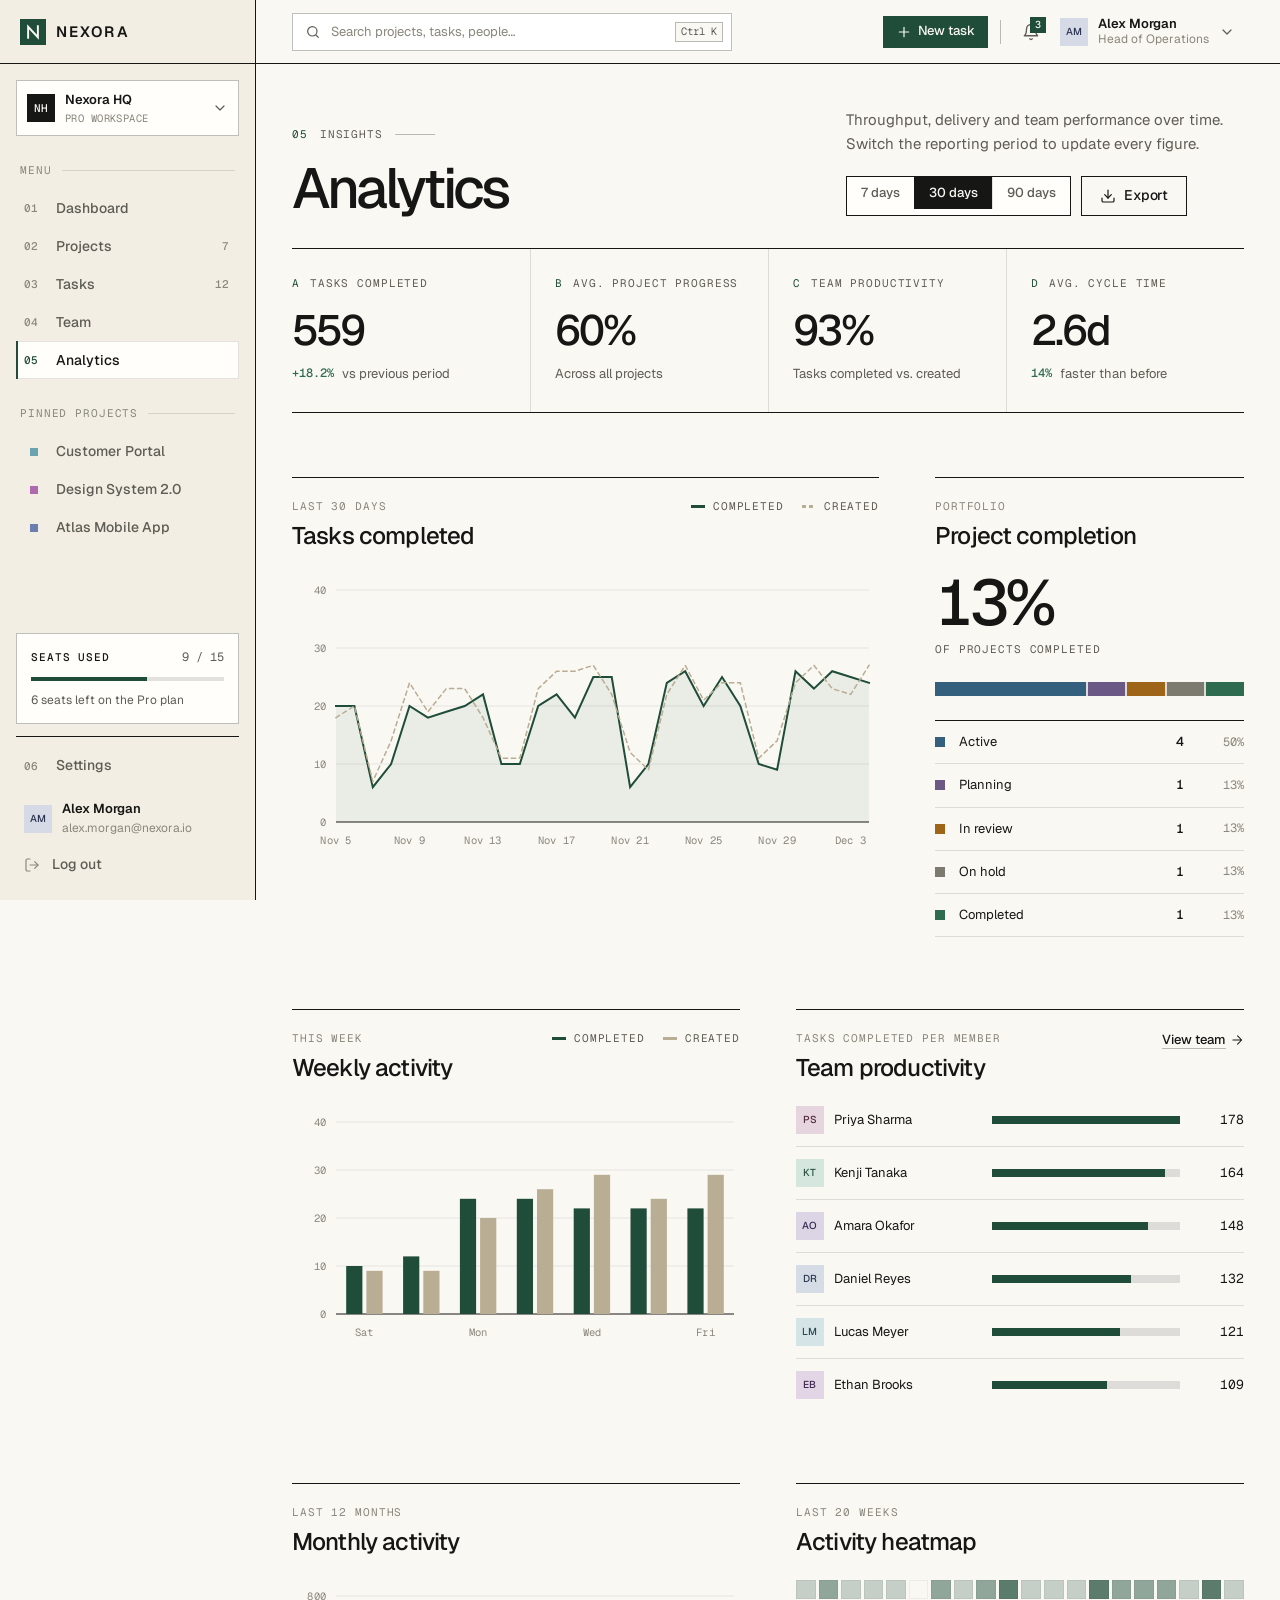
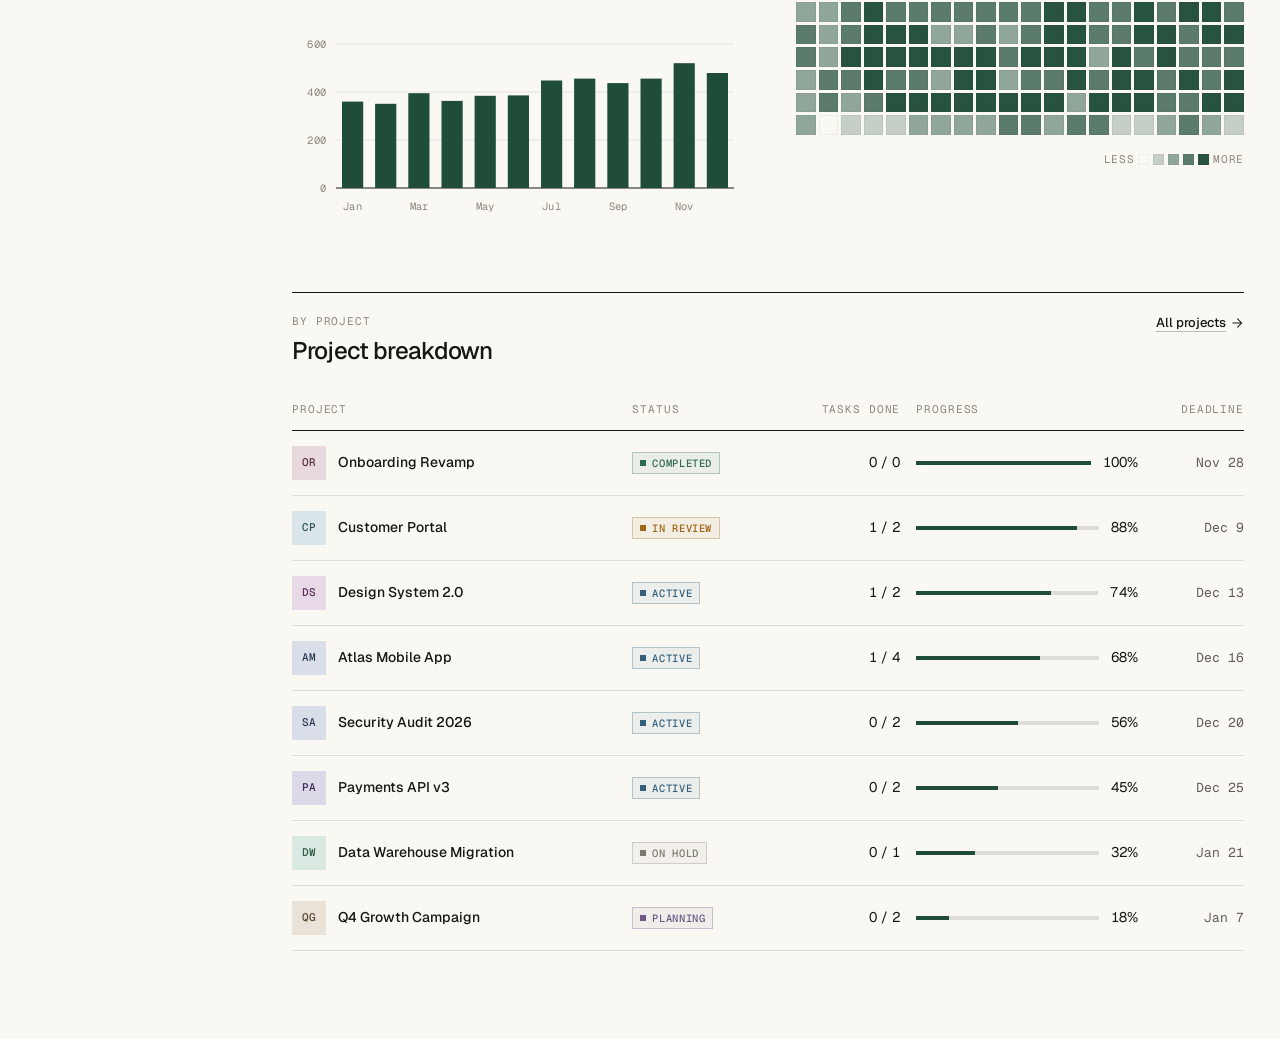
<file: analytics.html>
<!DOCTYPE html>
<html lang="en">
<head>
  <meta charset="UTF-8">
  <meta name="viewport" content="width=device-width, initial-scale=1">
  <title>Analytics · NEXORA</title>
  <meta name="description" content="Productivity analytics for your NEXORA workspace: throughput, project completion and team performance.">
  <meta name="theme-color" content="#faf8f3">
  <link rel="icon" href="assets/logo.svg" type="image/svg+xml">
  <link rel="preconnect" href="https://fonts.googleapis.com">
  <link rel="preconnect" href="https://fonts.gstatic.com" crossorigin>
  <link rel="stylesheet" href="https://fonts.googleapis.com/css2?family=Geist:wght@400;500;600&family=Geist+Mono:wght@400;500&display=swap" media="print" onload="this.media='all'">
  <noscript><link rel="stylesheet" href="https://fonts.googleapis.com/css2?family=Geist:wght@400;500;600&family=Geist+Mono:wght@400;500&display=swap"></noscript>
  <link rel="stylesheet" href="css/styles.css">
  <script>try{var a=JSON.parse(localStorage.getItem('nexora:appearance'))||{};for(var k in a)document.documentElement.setAttribute('data-'+k,a[k])}catch(e){}</script>
</head>
<body data-page="analytics">
  <a class="skip-link" href="#main">Skip to main content</a>
  <div class="app-shell">
    <aside class="sidebar" id="sidebar" data-shell="sidebar" aria-label="Sidebar"></aside>
    <div class="scrim" data-action="close-nav" hidden></div>
    <div class="app-main">
      <header class="topbar" data-shell="topbar"></header>

      <main class="page" id="main" tabindex="-1">
        <div class="page-header">
          <div class="page-heading">
            <p class="eyebrow"><span class="eyebrow-index">05</span>Insights</p>
            <h1 class="page-title">Analytics</h1>
          </div>
          <div class="page-intro">
            <p class="page-sub">Throughput, delivery and team performance over time. Switch the reporting period to update every figure.</p>
            <div class="page-actions">
              <div class="segmented" role="group" aria-label="Reporting period" id="analytics-range">
                <button type="button" aria-pressed="false" data-range="7d">7 days</button>
                <button type="button" aria-pressed="true" data-range="30d">30 days</button>
                <button type="button" aria-pressed="false" data-range="90d">90 days</button>
              </div>
              <button type="button" class="btn btn-secondary" data-action="export-report"><span data-icon="download" data-icon-class="icon-sm"></span>Export</button>
            </div>
          </div>
        </div>

        <section class="stat-strip" aria-label="Key metrics">
          <article class="stat">
            <h2 class="stat-label"><span class="stat-index">A</span>Tasks completed</h2>
            <p class="stat-value" data-kpi="completed">0</p>
            <p class="stat-foot"><span class="trend up" data-kpi-trend="completed">+0%</span>vs previous period</p>
          </article>
          <article class="stat">
            <h2 class="stat-label"><span class="stat-index">B</span>Avg. project progress</h2>
            <p class="stat-value" data-kpi="completion">0%</p>
            <p class="stat-foot">Across all projects</p>
          </article>
          <article class="stat">
            <h2 class="stat-label"><span class="stat-index">C</span>Team productivity</h2>
            <p class="stat-value" data-kpi="productivity">0%</p>
            <p class="stat-foot">Tasks completed vs. created</p>
          </article>
          <article class="stat">
            <h2 class="stat-label"><span class="stat-index">D</span>Avg. cycle time</h2>
            <p class="stat-value" data-kpi="cycle">0d</p>
            <p class="stat-foot"><span class="trend up" data-kpi-trend="cycle">0%</span>faster than before</p>
          </article>
        </section>

        <div class="layout-split">
          <section class="panel" aria-labelledby="trend-title">
            <div class="panel-head">
              <div>
                <p class="panel-label" data-range-label>Last 30 days</p>
                <h2 class="panel-title" id="trend-title">Tasks completed</h2>
              </div>
              <div class="legend" aria-hidden="true">
                <span class="legend-item"><span class="legend-dot" style="--c: var(--chart-1)"></span>Completed</span>
                <span class="legend-item"><span class="legend-dot dashed" style="--c: var(--chart-2)"></span>Created</span>
              </div>
            </div>
            <div class="chart" id="trend-chart" style="--chart-h: 280px"><div class="skeleton sk-chart"></div></div>
          </section>

          <section class="panel" aria-labelledby="completion-title">
            <div class="panel-head">
              <div>
                <p class="panel-label">Portfolio</p>
                <h2 class="panel-title" id="completion-title">Project completion</h2>
              </div>
            </div>
            <div id="completion-donut"></div>
          </section>
        </div>

        <div class="layout-even">
          <section class="panel" aria-labelledby="weekly-title">
            <div class="panel-head">
              <div>
                <p class="panel-label">This week</p>
                <h2 class="panel-title" id="weekly-title">Weekly activity</h2>
              </div>
              <div class="legend" aria-hidden="true">
                <span class="legend-item"><span class="legend-dot" style="--c: var(--chart-1)"></span>Completed</span>
                <span class="legend-item"><span class="legend-dot" style="--c: var(--chart-2)"></span>Created</span>
              </div>
            </div>
            <div class="chart" id="weekly-chart" style="--chart-h: 240px"><div class="skeleton sk-chart"></div></div>
          </section>

          <section class="panel" aria-labelledby="team-productivity-title">
            <div class="panel-head">
              <div>
                <p class="panel-label">Tasks completed per member</p>
                <h2 class="panel-title" id="team-productivity-title">Team productivity</h2>
              </div>
              <a class="panel-link" href="team.html">View team <span data-icon="arrow-right" data-icon-class="icon-xs"></span></a>
            </div>
            <ul class="hbar-list" id="team-bars">
              <li class="sk-row"><span class="skeleton sk-circle"></span><span class="sk-lines"><span class="skeleton sk-line w-80"></span></span></li>
              <li class="sk-row"><span class="skeleton sk-circle"></span><span class="sk-lines"><span class="skeleton sk-line w-60"></span></span></li>
              <li class="sk-row"><span class="skeleton sk-circle"></span><span class="sk-lines"><span class="skeleton sk-line w-40"></span></span></li>
            </ul>
          </section>
        </div>

        <div class="layout-even">
          <section class="panel" aria-labelledby="monthly-title">
            <div class="panel-head">
              <div>
                <p class="panel-label">Last 12 months</p>
                <h2 class="panel-title" id="monthly-title">Monthly activity</h2>
              </div>
            </div>
            <div class="chart" id="monthly-chart" style="--chart-h: 240px"><div class="skeleton sk-chart"></div></div>
          </section>

          <section class="panel" aria-labelledby="heatmap-title">
            <div class="panel-head">
              <div>
                <p class="panel-label">Last 20 weeks</p>
                <h2 class="panel-title" id="heatmap-title">Activity heatmap</h2>
              </div>
            </div>
            <div class="heatmap-wrap">
              <div class="heatmap" id="heatmap" role="img" aria-label="Daily activity heatmap for the last 20 weeks"></div>
            </div>
            <div class="heat-legend" aria-hidden="true">
              Less
              <span class="heat-cell" style="--l:0"></span>
              <span class="heat-cell" style="--l:1"></span>
              <span class="heat-cell" style="--l:2"></span>
              <span class="heat-cell" style="--l:3"></span>
              <span class="heat-cell" style="--l:4"></span>
              More
            </div>
          </section>
        </div>

        <section class="panel" aria-labelledby="progress-title">
          <div class="panel-head">
            <div>
              <p class="panel-label">By project</p>
              <h2 class="panel-title" id="progress-title">Project breakdown</h2>
            </div>
            <a class="panel-link" href="projects.html">All projects <span data-icon="arrow-right" data-icon-class="icon-xs"></span></a>
          </div>
          <div class="table-wrap" id="project-progress">
            <div class="sk-row"><span class="skeleton sk-square"></span><span class="sk-lines"><span class="skeleton sk-line w-60"></span><span class="skeleton sk-line w-40"></span></span></div>
            <div class="sk-row"><span class="skeleton sk-square"></span><span class="sk-lines"><span class="skeleton sk-line w-80"></span><span class="skeleton sk-line w-40"></span></span></div>
          </div>
        </section>
      </main>
    </div>
  </div>

  <noscript><div class="noscript">NEXORA needs JavaScript enabled to load your workspace.</div></noscript>
  <script src="js/main.js" defer></script>
</body>
</html>
</file>
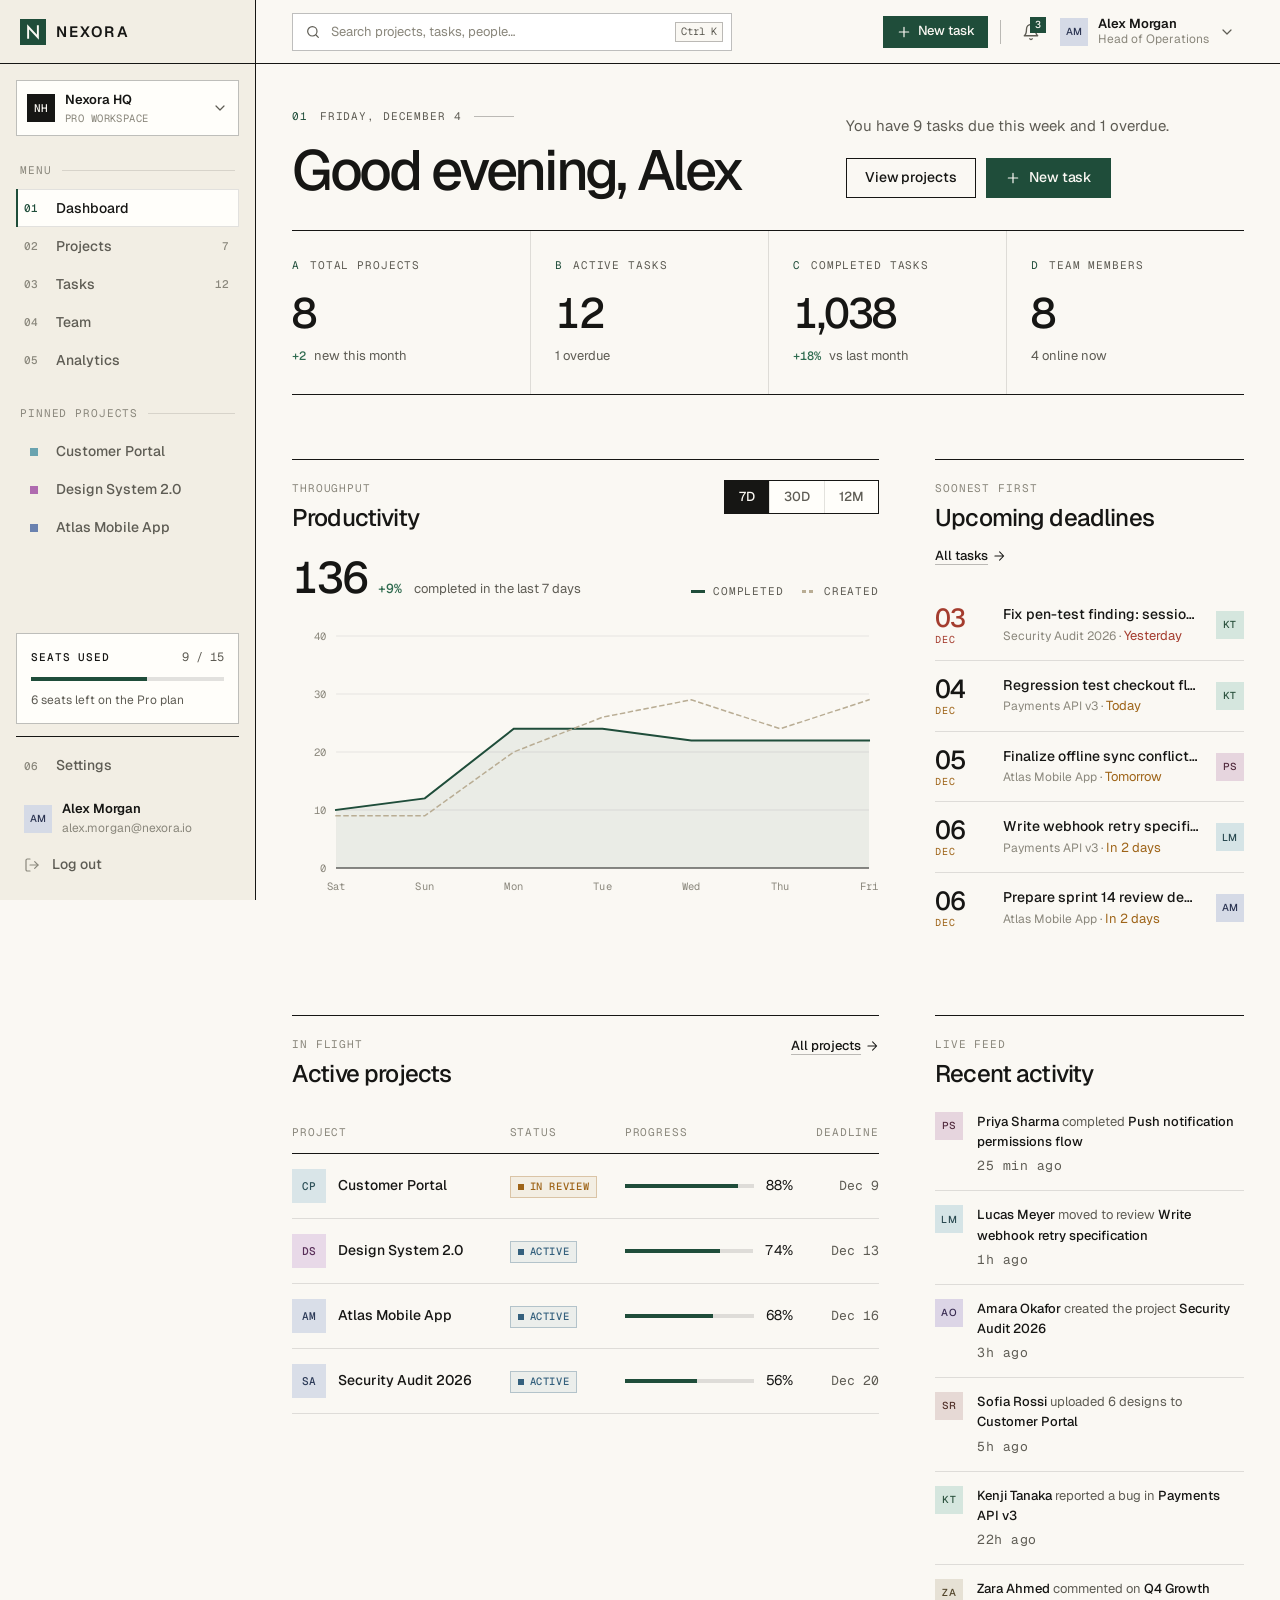
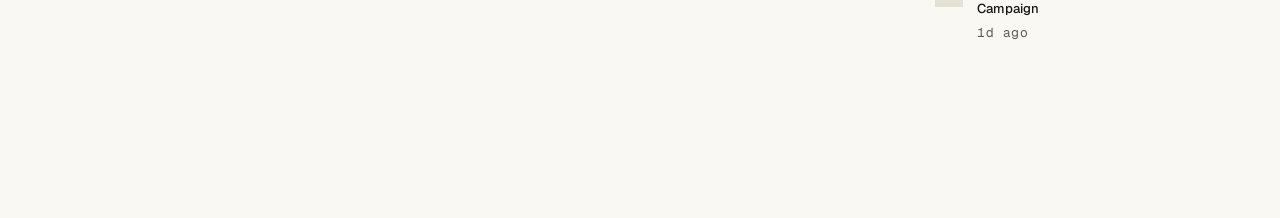
<file: dashboard.html>
<!DOCTYPE html>
<html lang="en">
<head>
  <meta charset="UTF-8">
  <meta name="viewport" content="width=device-width, initial-scale=1">
  <title>Dashboard · NEXORA</title>
  <meta name="description" content="Your NEXORA workspace overview: projects, tasks, deadlines and team activity.">
  <meta name="theme-color" content="#faf8f3">
  <link rel="icon" href="assets/logo.svg" type="image/svg+xml">
  <link rel="preconnect" href="https://fonts.googleapis.com">
  <link rel="preconnect" href="https://fonts.gstatic.com" crossorigin>
  <link rel="stylesheet" href="https://fonts.googleapis.com/css2?family=Geist:wght@400;500;600&family=Geist+Mono:wght@400;500&display=swap" media="print" onload="this.media='all'">
  <noscript><link rel="stylesheet" href="https://fonts.googleapis.com/css2?family=Geist:wght@400;500;600&family=Geist+Mono:wght@400;500&display=swap"></noscript>
  <link rel="stylesheet" href="css/styles.css">
  <script>try{var a=JSON.parse(localStorage.getItem('nexora:appearance'))||{};for(var k in a)document.documentElement.setAttribute('data-'+k,a[k])}catch(e){}</script>
</head>
<body data-page="dashboard">
  <a class="skip-link" href="#main">Skip to main content</a>
  <div class="app-shell">
    <aside class="sidebar" id="sidebar" data-shell="sidebar" aria-label="Sidebar"></aside>
    <div class="scrim" data-action="close-nav" hidden></div>
    <div class="app-main">
      <header class="topbar" data-shell="topbar"></header>

      <main class="page" id="main" tabindex="-1">
        <div class="page-header">
          <div class="page-heading">
            <p class="eyebrow"><span class="eyebrow-index">01</span><span data-today>Today</span></p>
            <h1 class="page-title" data-greeting>Welcome back</h1>
          </div>
          <div class="page-intro">
            <p class="page-sub" data-summary>Here is what is happening across your workspace today.</p>
            <div class="page-actions">
              <a href="projects.html" class="btn btn-secondary">View projects</a>
              <button type="button" class="btn btn-primary" data-open-modal="task-modal"><span data-icon="plus" data-icon-class="icon-sm"></span>New task</button>
            </div>
          </div>
        </div>

        <section class="stat-strip" aria-label="Workspace summary">
          <article class="stat">
            <h2 class="stat-label"><span class="stat-index">A</span>Total projects</h2>
            <p class="stat-value" data-stat="projects">0</p>
            <p class="stat-foot"><span class="trend up">+2</span>new this month</p>
          </article>
          <article class="stat">
            <h2 class="stat-label"><span class="stat-index">B</span>Active tasks</h2>
            <p class="stat-value" data-stat="active">0</p>
            <p class="stat-foot"><span data-stat="overdue">0 overdue</span></p>
          </article>
          <article class="stat">
            <h2 class="stat-label"><span class="stat-index">C</span>Completed tasks</h2>
            <p class="stat-value" data-stat="completed">0</p>
            <p class="stat-foot"><span class="trend up">+18%</span>vs last month</p>
          </article>
          <article class="stat">
            <h2 class="stat-label"><span class="stat-index">D</span>Team members</h2>
            <p class="stat-value" data-stat="members">0</p>
            <p class="stat-foot"><span data-stat="online">0 online now</span></p>
          </article>
        </section>

        <div class="layout-split">
          <section class="panel" aria-labelledby="productivity-title">
            <div class="panel-head">
              <div>
                <p class="panel-label">Throughput</p>
                <h2 class="panel-title" id="productivity-title">Productivity</h2>
              </div>
              <div class="segmented" role="group" aria-label="Chart range" data-chart-range>
                <button type="button" aria-pressed="true" data-range="7d">7D</button>
                <button type="button" aria-pressed="false" data-range="30d">30D</button>
                <button type="button" aria-pressed="false" data-range="12m">12M</button>
              </div>
            </div>
            <div class="chart-meta">
              <p class="chart-summary" data-chart-summary aria-live="polite"><strong>—</strong><span>tasks completed</span></p>
              <div class="legend" aria-hidden="true">
                <span class="legend-item"><span class="legend-dot" style="--c: var(--chart-1)"></span>Completed</span>
                <span class="legend-item"><span class="legend-dot dashed" style="--c: var(--chart-2)"></span>Created</span>
              </div>
            </div>
            <div class="chart" id="productivity-chart" style="--chart-h: 280px"><div class="skeleton sk-chart"></div></div>
          </section>

          <section class="panel" aria-labelledby="deadlines-title">
            <div class="panel-head">
              <div>
                <p class="panel-label">Soonest first</p>
                <h2 class="panel-title" id="deadlines-title">Upcoming deadlines</h2>
              </div>
              <a class="panel-link" href="tasks.html">All tasks <span data-icon="arrow-right" data-icon-class="icon-xs"></span></a>
            </div>
            <ul class="list" id="upcoming-deadlines">
              <li class="sk-row"><span class="skeleton sk-square"></span><span class="sk-lines"><span class="skeleton sk-line w-80"></span><span class="skeleton sk-line w-40"></span></span></li>
              <li class="sk-row"><span class="skeleton sk-square"></span><span class="sk-lines"><span class="skeleton sk-line w-60"></span><span class="skeleton sk-line w-40"></span></span></li>
              <li class="sk-row"><span class="skeleton sk-square"></span><span class="sk-lines"><span class="skeleton sk-line w-80"></span><span class="skeleton sk-line w-40"></span></span></li>
            </ul>
          </section>
        </div>

        <div class="layout-split">
          <section class="panel" aria-labelledby="recent-projects-title">
            <div class="panel-head">
              <div>
                <p class="panel-label">In flight</p>
                <h2 class="panel-title" id="recent-projects-title">Active projects</h2>
              </div>
              <a class="panel-link" href="projects.html">All projects <span data-icon="arrow-right" data-icon-class="icon-xs"></span></a>
            </div>
            <div class="table-wrap" id="recent-projects">
              <div class="sk-row"><span class="skeleton sk-square"></span><span class="sk-lines"><span class="skeleton sk-line w-60"></span><span class="skeleton sk-line w-40"></span></span></div>
              <div class="sk-row"><span class="skeleton sk-square"></span><span class="sk-lines"><span class="skeleton sk-line w-80"></span><span class="skeleton sk-line w-40"></span></span></div>
              <div class="sk-row"><span class="skeleton sk-square"></span><span class="sk-lines"><span class="skeleton sk-line w-60"></span><span class="skeleton sk-line w-40"></span></span></div>
            </div>
          </section>

          <section class="panel" aria-labelledby="activity-title">
            <div class="panel-head">
              <div>
                <p class="panel-label">Live feed</p>
                <h2 class="panel-title" id="activity-title">Recent activity</h2>
              </div>
            </div>
            <ol class="activity" id="activity-feed">
              <li class="sk-row"><span class="skeleton sk-circle"></span><span class="sk-lines"><span class="skeleton sk-line w-80"></span><span class="skeleton sk-line w-40"></span></span></li>
              <li class="sk-row"><span class="skeleton sk-circle"></span><span class="sk-lines"><span class="skeleton sk-line w-60"></span><span class="skeleton sk-line w-40"></span></span></li>
              <li class="sk-row"><span class="skeleton sk-circle"></span><span class="sk-lines"><span class="skeleton sk-line w-80"></span><span class="skeleton sk-line w-40"></span></span></li>
            </ol>
          </section>
        </div>
      </main>
    </div>
  </div>

  <dialog class="modal" id="task-modal" aria-labelledby="task-modal-title">
    <form class="modal-form" id="task-form" novalidate>
      <div class="modal-head">
        <span class="modal-icon" data-icon="check-square" aria-hidden="true"></span>
        <div>
          <h2 class="modal-title" id="task-modal-title" data-edit-text="Edit task">Create task</h2>
          <p class="modal-sub" data-edit-text="Update the details, owner or status of this task.">Add a task and assign it to a teammate.</p>
        </div>
        <button type="button" class="btn-icon sm" data-close-modal aria-label="Close dialog"><span data-icon="x"></span></button>
      </div>
      <div class="modal-body">
        <div class="form-grid">
          <div class="field span-2">
            <label class="label" for="task-title">Task title</label>
            <input class="input" id="task-title" name="title" type="text" required minlength="3" maxlength="90" placeholder="e.g. Prepare sprint review deck" autofocus>
          </div>
          <div class="field">
            <label class="label" for="task-project">Project</label>
            <select class="select" id="task-project" name="project" required data-options="projects"></select>
          </div>
          <div class="field">
            <label class="label" for="task-assignee">Assignee</label>
            <select class="select" id="task-assignee" name="assignee" required data-options="members"></select>
          </div>
          <div class="field">
            <label class="label" for="task-priority">Priority</label>
            <select class="select" id="task-priority" name="priority">
              <option value="high">High</option>
              <option value="medium" selected>Medium</option>
              <option value="low">Low</option>
            </select>
          </div>
          <div class="field">
            <label class="label" for="task-due">Due date</label>
            <input class="input" id="task-due" name="due" type="date" required data-future-date>
          </div>
          <div class="field span-2" data-edit-only hidden>
            <label class="label" for="task-status">Status</label>
            <select class="select" id="task-status" name="status">
              <option value="todo">To do</option>
              <option value="in-progress">In progress</option>
              <option value="review">In review</option>
              <option value="done">Done</option>
            </select>
          </div>
        </div>
      </div>
      <div class="modal-foot">
        <button type="button" class="btn btn-secondary" data-close-modal>Cancel</button>
        <button type="submit" class="btn btn-primary" data-edit-text="Save changes">Create task</button>
      </div>
    </form>
  </dialog>

  <noscript><div class="noscript">NEXORA needs JavaScript enabled to load your workspace.</div></noscript>
  <script src="js/main.js" defer></script>
</body>
</html>
</file>
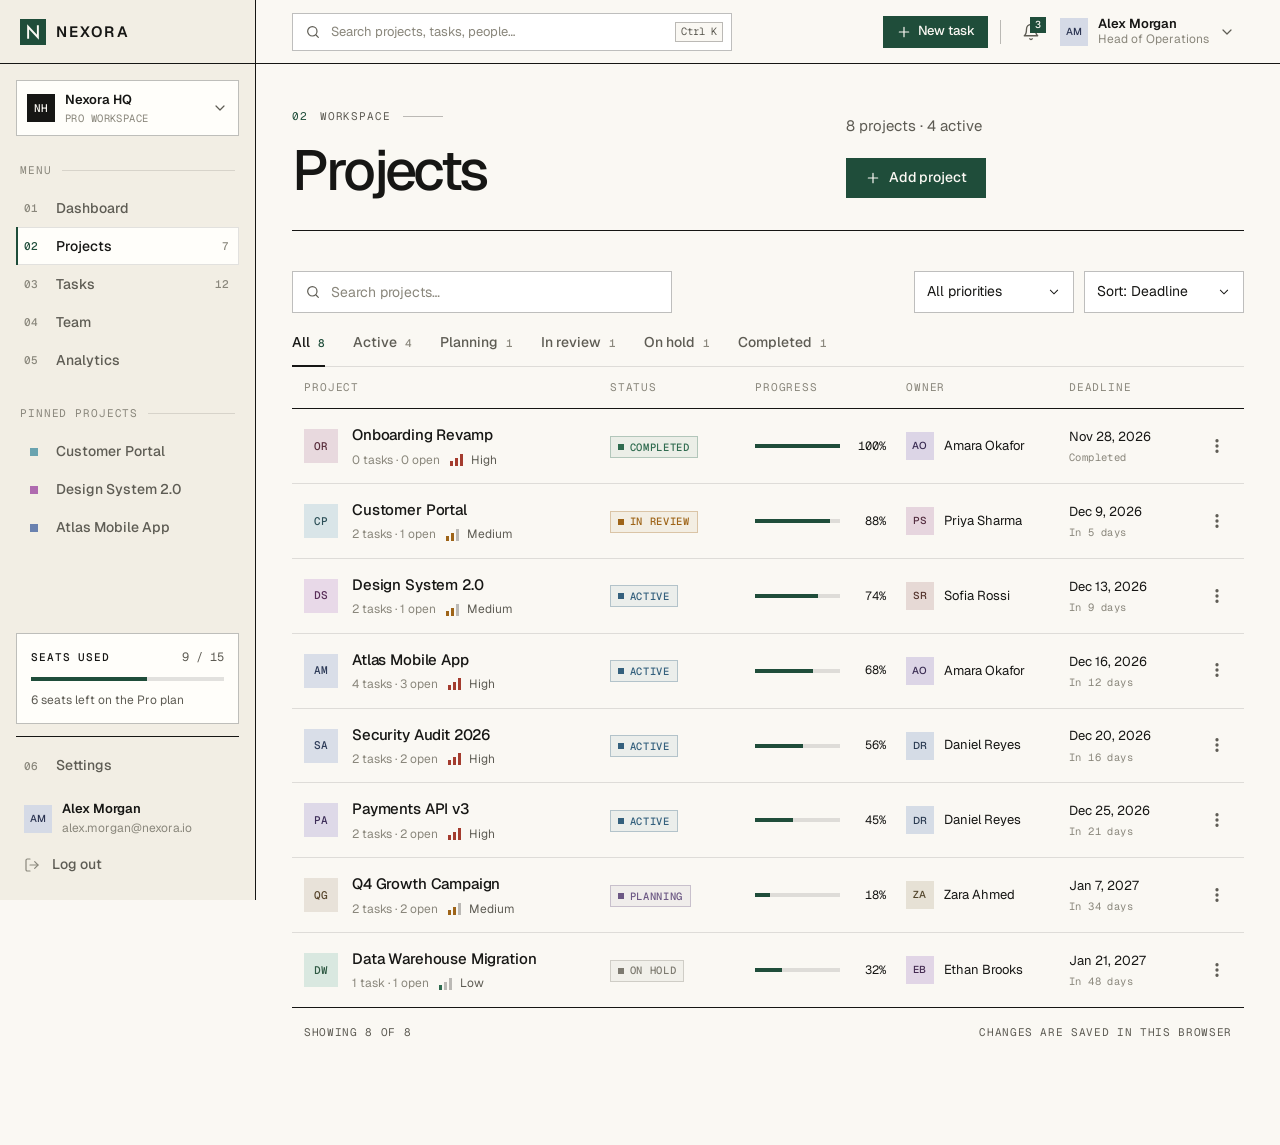
<file: projects.html>
<!DOCTYPE html>
<html lang="en">
<head>
  <meta charset="UTF-8">
  <meta name="viewport" content="width=device-width, initial-scale=1">
  <title>Projects · NEXORA</title>
  <meta name="description" content="Manage every project in your NEXORA workspace: status, progress, owner, deadline and team.">
  <meta name="theme-color" content="#faf8f3">
  <link rel="icon" href="assets/logo.svg" type="image/svg+xml">
  <link rel="preconnect" href="https://fonts.googleapis.com">
  <link rel="preconnect" href="https://fonts.gstatic.com" crossorigin>
  <link rel="stylesheet" href="https://fonts.googleapis.com/css2?family=Geist:wght@400;500;600&family=Geist+Mono:wght@400;500&display=swap" media="print" onload="this.media='all'">
  <noscript><link rel="stylesheet" href="https://fonts.googleapis.com/css2?family=Geist:wght@400;500;600&family=Geist+Mono:wght@400;500&display=swap"></noscript>
  <link rel="stylesheet" href="css/styles.css">
  <script>try{var a=JSON.parse(localStorage.getItem('nexora:appearance'))||{};for(var k in a)document.documentElement.setAttribute('data-'+k,a[k])}catch(e){}</script>
</head>
<body data-page="projects">
  <a class="skip-link" href="#main">Skip to main content</a>
  <div class="app-shell">
    <aside class="sidebar" id="sidebar" data-shell="sidebar" aria-label="Sidebar"></aside>
    <div class="scrim" data-action="close-nav" hidden></div>
    <div class="app-main">
      <header class="topbar" data-shell="topbar"></header>

      <main class="page" id="main" tabindex="-1">
        <div class="page-header">
          <div class="page-heading">
            <p class="eyebrow"><span class="eyebrow-index">02</span>Workspace</p>
            <h1 class="page-title">Projects</h1>
          </div>
          <div class="page-intro">
            <p class="page-sub" id="project-count">Loading projects…</p>
            <div class="page-actions">
              <button type="button" class="btn btn-primary" data-open-modal="project-modal"><span data-icon="plus" data-icon-class="icon-sm"></span>Add project</button>
            </div>
          </div>
        </div>

        <div class="toolbar">
          <div class="field search-field">
            <label class="sr-only" for="project-search">Search projects</label>
            <div class="input-icon">
              <span data-icon="search" data-icon-class="icon-sm"></span>
              <input class="input" id="project-search" type="search" placeholder="Search projects…" autocomplete="off">
            </div>
          </div>
          <div class="toolbar-end">
            <label class="sr-only" for="project-priority">Filter by priority</label>
            <select class="select" id="project-priority">
              <option value="all">All priorities</option>
              <option value="high">High priority</option>
              <option value="medium">Medium priority</option>
              <option value="low">Low priority</option>
            </select>
            <label class="sr-only" for="project-sort">Sort projects</label>
            <select class="select" id="project-sort">
              <option value="due">Sort: Deadline</option>
              <option value="progress">Sort: Progress</option>
              <option value="priority">Sort: Priority</option>
              <option value="name">Sort: Name</option>
            </select>
          </div>
        </div>

        <div class="chips filter-bar" role="group" aria-label="Filter by status" id="project-filters">
          <button type="button" class="chip" aria-pressed="true" data-filter="all">All <span class="count" data-count="all">0</span></button>
          <button type="button" class="chip" aria-pressed="false" data-filter="active">Active <span class="count" data-count="active">0</span></button>
          <button type="button" class="chip" aria-pressed="false" data-filter="planning">Planning <span class="count" data-count="planning">0</span></button>
          <button type="button" class="chip" aria-pressed="false" data-filter="review">In review <span class="count" data-count="review">0</span></button>
          <button type="button" class="chip" aria-pressed="false" data-filter="on-hold">On hold <span class="count" data-count="on-hold">0</span></button>
          <button type="button" class="chip" aria-pressed="false" data-filter="completed">Completed <span class="count" data-count="completed">0</span></button>
        </div>

        <section class="data-list" aria-label="Projects">
          <div class="proj-head" aria-hidden="true">
            <span>Project</span>
            <span>Status</span>
            <span>Progress</span>
            <span>Owner</span>
            <span>Deadline</span>
            <span class="col-team">Team</span>
            <span></span>
          </div>
          <ul class="proj-list" id="project-grid">
            <li class="sk-row"><span class="skeleton sk-square"></span><span class="sk-lines"><span class="skeleton sk-line w-60"></span><span class="skeleton sk-line w-40"></span></span></li>
            <li class="sk-row"><span class="skeleton sk-square"></span><span class="sk-lines"><span class="skeleton sk-line w-80"></span><span class="skeleton sk-line w-40"></span></span></li>
            <li class="sk-row"><span class="skeleton sk-square"></span><span class="sk-lines"><span class="skeleton sk-line w-60"></span><span class="skeleton sk-line w-40"></span></span></li>
          </ul>
          <div class="list-foot">
            <span id="project-result-count" aria-live="polite">—</span>
            <span>Changes are saved in this browser</span>
          </div>
        </section>
      </main>
    </div>
  </div>

  <dialog class="modal" id="project-modal" aria-labelledby="project-modal-title">
    <form class="modal-form" id="project-form" novalidate>
      <div class="modal-head">
        <span class="modal-icon" data-icon="folder" aria-hidden="true"></span>
        <div>
          <h2 class="modal-title" id="project-modal-title" data-edit-text="Edit project">Add project</h2>
          <p class="modal-sub" data-edit-text="Update the details, owner, progress and team for this project.">Set up a new project, choose an owner and who is working on it.</p>
        </div>
        <button type="button" class="btn-icon sm" data-close-modal aria-label="Close dialog"><span data-icon="x"></span></button>
      </div>
      <div class="modal-body">
        <div class="form-grid">
          <div class="field span-2">
            <label class="label" for="project-name">Project name</label>
            <input class="input" id="project-name" name="name" type="text" required minlength="3" maxlength="60" placeholder="e.g. Website relaunch" autofocus>
          </div>
          <div class="field span-2">
            <label class="label" for="project-description">Description <span class="optional">(optional)</span></label>
            <textarea class="textarea" id="project-description" name="description" maxlength="200" placeholder="What is this project about?"></textarea>
          </div>
          <div class="field">
            <label class="label" for="project-status">Status</label>
            <select class="select" id="project-status" name="status">
              <option value="planning">Planning</option>
              <option value="active" selected>Active</option>
              <option value="review">In review</option>
              <option value="on-hold">On hold</option>
              <option value="completed">Completed</option>
            </select>
          </div>
          <div class="field">
            <label class="label" for="project-priority-input">Priority</label>
            <select class="select" id="project-priority-input" name="priority">
              <option value="high">High</option>
              <option value="medium" selected>Medium</option>
              <option value="low">Low</option>
            </select>
          </div>
          <div class="field">
            <label class="label" for="project-owner">Owner</label>
            <select class="select" id="project-owner" name="owner" required data-label="Owner"></select>
          </div>
          <div class="field">
            <label class="label" for="project-due">Deadline</label>
            <input class="input" id="project-due" name="due" type="date" required data-future-date data-label="Deadline">
          </div>
          <div class="field span-2" data-edit-only hidden>
            <label class="label" for="project-progress-input">Progress (%)</label>
            <input class="input" id="project-progress-input" name="progress" type="number" min="0" max="100" step="1" required inputmode="numeric" data-label="Progress">
          </div>
          <fieldset class="field span-2" id="project-members-field">
            <legend class="label">Team members</legend>
            <div class="check-list" id="project-members" data-min-checked="1" data-label="Team members"></div>
          </fieldset>
        </div>
      </div>
      <div class="modal-foot">
        <button type="button" class="btn btn-secondary" data-close-modal>Cancel</button>
        <button type="submit" class="btn btn-primary" data-edit-text="Save changes">Create project</button>
      </div>
    </form>
  </dialog>

  <noscript><div class="noscript">NEXORA needs JavaScript enabled to load your workspace.</div></noscript>
  <script src="js/main.js" defer></script>
</body>
</html>
</file>
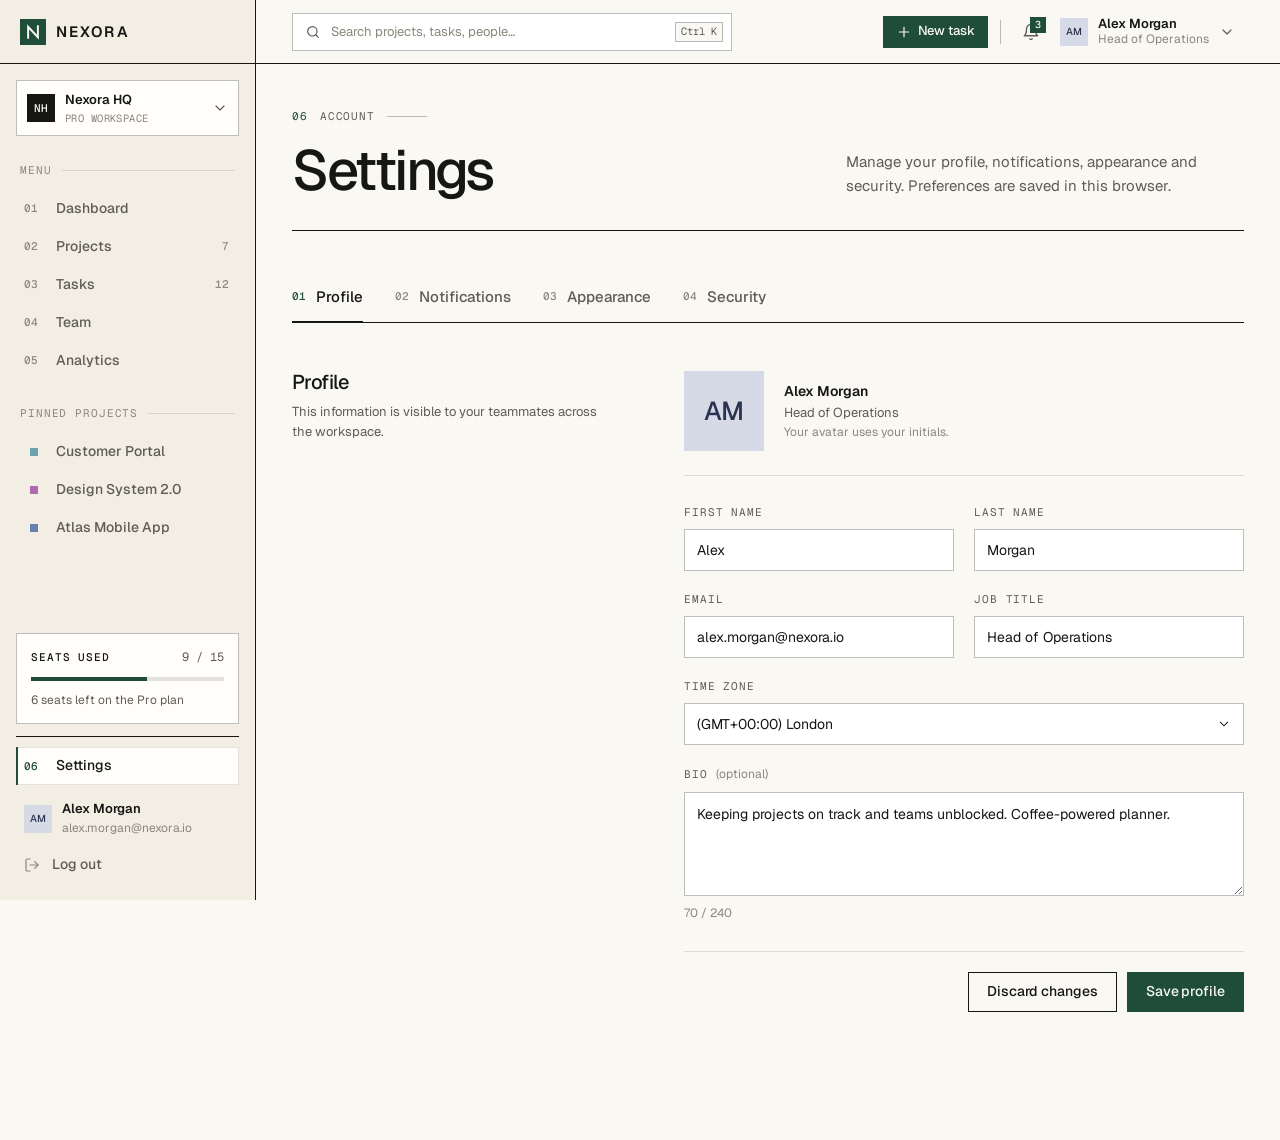
<file: settings.html>
<!DOCTYPE html>
<html lang="en">
<head>
  <meta charset="UTF-8">
  <meta name="viewport" content="width=device-width, initial-scale=1">
  <title>Settings · NEXORA</title>
  <meta name="description" content="Manage your NEXORA profile, notifications, appearance and security.">
  <meta name="theme-color" content="#faf8f3">
  <link rel="icon" href="assets/logo.svg" type="image/svg+xml">
  <link rel="preconnect" href="https://fonts.googleapis.com">
  <link rel="preconnect" href="https://fonts.gstatic.com" crossorigin>
  <link rel="stylesheet" href="https://fonts.googleapis.com/css2?family=Geist:wght@400;500;600&family=Geist+Mono:wght@400;500&display=swap" media="print" onload="this.media='all'">
  <noscript><link rel="stylesheet" href="https://fonts.googleapis.com/css2?family=Geist:wght@400;500;600&family=Geist+Mono:wght@400;500&display=swap"></noscript>
  <link rel="stylesheet" href="css/styles.css">
  <script>try{var a=JSON.parse(localStorage.getItem('nexora:appearance'))||{};for(var k in a)document.documentElement.setAttribute('data-'+k,a[k])}catch(e){}</script>
</head>
<body data-page="settings">
  <a class="skip-link" href="#main">Skip to main content</a>
  <div class="app-shell">
    <aside class="sidebar" id="sidebar" data-shell="sidebar" aria-label="Sidebar"></aside>
    <div class="scrim" data-action="close-nav" hidden></div>
    <div class="app-main">
      <header class="topbar" data-shell="topbar"></header>

      <main class="page" id="main" tabindex="-1">
        <div class="page-header">
          <div class="page-heading">
            <p class="eyebrow"><span class="eyebrow-index">06</span>Account</p>
            <h1 class="page-title">Settings</h1>
          </div>
          <div class="page-intro">
            <p class="page-sub">Manage your profile, notifications, appearance and security. Preferences are saved in this browser.</p>
          </div>
        </div>

        <div class="settings-layout" data-tabs>
          <div class="settings-nav" role="tablist" aria-label="Settings sections">
            <button type="button" class="settings-tab" role="tab" id="tab-profile" aria-controls="panel-profile" aria-selected="true" data-hash="profile"><span class="tab-index">01</span>Profile</button>
            <button type="button" class="settings-tab" role="tab" id="tab-notifications" aria-controls="panel-notifications" aria-selected="false" tabindex="-1" data-hash="notifications"><span class="tab-index">02</span>Notifications</button>
            <button type="button" class="settings-tab" role="tab" id="tab-appearance" aria-controls="panel-appearance" aria-selected="false" tabindex="-1" data-hash="appearance"><span class="tab-index">03</span>Appearance</button>
            <button type="button" class="settings-tab" role="tab" id="tab-security" aria-controls="panel-security" aria-selected="false" tabindex="-1" data-hash="security"><span class="tab-index">04</span>Security</button>
          </div>

          <!-- Profile -->
          <section class="settings-panel" role="tabpanel" id="panel-profile" aria-labelledby="tab-profile" tabindex="0">
            <form class="settings-group" id="profile-form" novalidate>
              <div class="group-head">
                <h2 class="group-title">Profile</h2>
                <p class="group-sub">This information is visible to your teammates across the workspace.</p>
              </div>
              <div class="group-body">
                <div class="profile-top">
                  <span class="avatar avatar-xl" data-user-avatar style="--hue:225">AM</span>
                  <div>
                    <p class="fw-600" data-user-name>Alex Morgan</p>
                    <p class="text-sm muted" data-user-title>Head of Operations</p>
                    <p class="hint">Your avatar uses your initials.</p>
                  </div>
                </div>
                <div class="form-grid">
                  <div class="field">
                    <label class="label" for="profile-first">First name</label>
                    <input class="input" id="profile-first" name="firstName" type="text" required minlength="2" maxlength="40" autocomplete="given-name">
                  </div>
                  <div class="field">
                    <label class="label" for="profile-last">Last name</label>
                    <input class="input" id="profile-last" name="lastName" type="text" required minlength="2" maxlength="40" autocomplete="family-name">
                  </div>
                  <div class="field">
                    <label class="label" for="profile-email">Email</label>
                    <input class="input" id="profile-email" name="email" type="email" required autocomplete="email">
                  </div>
                  <div class="field">
                    <label class="label" for="profile-title">Job title</label>
                    <input class="input" id="profile-title" name="title" type="text" required minlength="2" maxlength="60" autocomplete="organization-title">
                  </div>
                  <div class="field span-2">
                    <label class="label" for="profile-timezone">Time zone</label>
                    <select class="select" id="profile-timezone" name="timezone">
                      <option value="America/Los_Angeles">(GMT−08:00) Pacific Time</option>
                      <option value="America/New_York">(GMT−05:00) Eastern Time</option>
                      <option value="Europe/London">(GMT+00:00) London</option>
                      <option value="Africa/Lagos">(GMT+01:00) Lagos</option>
                      <option value="Europe/Berlin">(GMT+01:00) Berlin</option>
                      <option value="Asia/Dubai">(GMT+04:00) Dubai</option>
                      <option value="Asia/Kolkata">(GMT+05:30) Mumbai</option>
                      <option value="Asia/Tokyo">(GMT+09:00) Tokyo</option>
                    </select>
                  </div>
                  <div class="field span-2">
                    <label class="label" for="profile-bio">Bio <span class="optional">(optional)</span></label>
                    <textarea class="textarea" id="profile-bio" name="bio" maxlength="240" aria-describedby="bio-count"></textarea>
                    <p class="hint" id="bio-count">0 / 240</p>
                  </div>
                </div>
                <div class="form-actions">
                  <button type="reset" class="btn btn-secondary">Discard changes</button>
                  <button type="submit" class="btn btn-primary">Save profile</button>
                </div>
              </div>
            </form>
          </section>

          <!-- Notifications -->
          <section class="settings-panel" role="tabpanel" id="panel-notifications" aria-labelledby="tab-notifications" tabindex="0" hidden>
            <div class="settings-group">
              <div class="group-head">
                <h2 class="group-title">Email notifications</h2>
                <p class="group-sub">Choose which updates reach your inbox.</p>
              </div>
              <div class="group-body">
                <div class="setting-row">
                  <label for="n-email_assigned"><strong>Task assigned to me</strong><span class="desc">When someone assigns you a new task.</span></label>
                  <span class="switch"><input type="checkbox" role="switch" id="n-email_assigned" data-pref="email_assigned"><span class="switch-track"></span></span>
                </div>
                <div class="setting-row">
                  <label for="n-email_mentions"><strong>Mentions &amp; comments</strong><span class="desc">When you are mentioned or someone replies to you.</span></label>
                  <span class="switch"><input type="checkbox" role="switch" id="n-email_mentions" data-pref="email_mentions"><span class="switch-track"></span></span>
                </div>
                <div class="setting-row">
                  <label for="n-email_projects"><strong>Project status changes</strong><span class="desc">When a project you follow changes status.</span></label>
                  <span class="switch"><input type="checkbox" role="switch" id="n-email_projects" data-pref="email_projects"><span class="switch-track"></span></span>
                </div>
                <div class="setting-row">
                  <label for="n-email_digest"><strong>Weekly digest</strong><span class="desc">A Monday summary of wins, blockers and deadlines.</span></label>
                  <span class="switch"><input type="checkbox" role="switch" id="n-email_digest" data-pref="email_digest"><span class="switch-track"></span></span>
                </div>
              </div>
            </div>

            <div class="settings-group">
              <div class="group-head">
                <h2 class="group-title">In-app &amp; push</h2>
                <p class="group-sub">Real-time alerts while you work.</p>
              </div>
              <div class="group-body">
                <div class="setting-row">
                  <label for="n-push_desktop"><strong>Desktop notifications</strong><span class="desc">Show alerts on this device.</span></label>
                  <span class="switch"><input type="checkbox" role="switch" id="n-push_desktop" data-pref="push_desktop"><span class="switch-track"></span></span>
                </div>
                <div class="setting-row">
                  <label for="n-push_reminders"><strong>Deadline reminders</strong><span class="desc">Remind me 24 hours before a task is due.</span></label>
                  <span class="switch"><input type="checkbox" role="switch" id="n-push_reminders" data-pref="push_reminders"><span class="switch-track"></span></span>
                </div>
                <div class="setting-row">
                  <label for="n-push_team"><strong>Team activity</strong><span class="desc">When teammates complete tasks in your projects.</span></label>
                  <span class="switch"><input type="checkbox" role="switch" id="n-push_team" data-pref="push_team"><span class="switch-track"></span></span>
                </div>
                <div class="setting-row stack-sm">
                  <label for="n-quiet"><strong>Quiet hours</strong><span class="desc">Pause non-urgent notifications during focus time.</span></label>
                  <select class="select" id="n-quiet" data-pref="quietHours">
                    <option value="off">Off</option>
                    <option value="20-08">8:00 PM – 8:00 AM</option>
                    <option value="22-07">10:00 PM – 7:00 AM</option>
                    <option value="00-09">12:00 AM – 9:00 AM</option>
                  </select>
                </div>
              </div>
            </div>
          </section>

          <!-- Appearance -->
          <section class="settings-panel" role="tabpanel" id="panel-appearance" aria-labelledby="tab-appearance" tabindex="0" hidden>
            <div class="settings-group">
              <div class="group-head">
                <h2 class="group-title">Accent color</h2>
                <p class="group-sub">Used for primary buttons, highlights and charts.</p>
              </div>
              <fieldset class="group-body">
                <legend class="sr-only">Accent color</legend>
                <div class="option-grid">
                  <label class="option"><input type="radio" name="accent" value="forest"><span class="option-body"><span class="swatch" style="--c1:#1f4d3a"></span>Forest</span></label>
                  <label class="option"><input type="radio" name="accent" value="ink"><span class="option-body"><span class="swatch" style="--c1:#161614"></span>Ink</span></label>
                  <label class="option"><input type="radio" name="accent" value="clay"><span class="option-body"><span class="swatch" style="--c1:#9a4a2e"></span>Clay</span></label>
                  <label class="option"><input type="radio" name="accent" value="ocean"><span class="option-body"><span class="swatch" style="--c1:#1f4a63"></span>Ocean</span></label>
                </div>
              </fieldset>
            </div>

            <div class="settings-group">
              <div class="group-head">
                <h2 class="group-title">Layout density</h2>
                <p class="group-sub">Control how much information fits on screen.</p>
              </div>
              <fieldset class="group-body">
                <legend class="sr-only">Layout density</legend>
                <div class="option-grid cols-2">
                  <label class="option"><input type="radio" name="density" value="comfortable"><span class="option-body">Comfortable<small>Generous spacing, ideal for larger screens.</small></span></label>
                  <label class="option"><input type="radio" name="density" value="compact"><span class="option-body">Compact<small>Tighter spacing to see more at once.</small></span></label>
                </div>
              </fieldset>
            </div>

            <div class="settings-group">
              <div class="group-head">
                <h2 class="group-title">Accessibility</h2>
                <p class="group-sub">Make the interface easier to read and calmer to use.</p>
              </div>
              <div class="group-body">
                <div class="setting-row">
                  <label for="a-contrast"><strong>Increase contrast</strong><span class="desc">Darker secondary text and stronger dividing lines.</span></label>
                  <span class="switch"><input type="checkbox" role="switch" id="a-contrast" data-appearance="contrast"><span class="switch-track"></span></span>
                </div>
                <div class="setting-row">
                  <label for="a-motion"><strong>Reduce motion</strong><span class="desc">Minimize animations and transitions.</span></label>
                  <span class="switch"><input type="checkbox" role="switch" id="a-motion" data-appearance="motion"><span class="switch-track"></span></span>
                </div>
              </div>
            </div>
          </section>

          <!-- Security -->
          <section class="settings-panel" role="tabpanel" id="panel-security" aria-labelledby="tab-security" tabindex="0" hidden>
            <form class="settings-group" id="password-form" novalidate>
              <div class="group-head">
                <h2 class="group-title">Change password</h2>
                <p class="group-sub">Use at least 8 characters with a mix of letters, numbers and symbols.</p>
              </div>
              <div class="group-body">
                <div class="form-grid">
                  <div class="field span-2">
                    <label class="label" for="pw-current">Current password</label>
                    <input class="input" id="pw-current" name="current" type="password" required minlength="6" autocomplete="current-password">
                  </div>
                  <div class="field">
                    <label class="label" for="pw-new">New password</label>
                    <input class="input" id="pw-new" name="password" type="password" required minlength="8" autocomplete="new-password" aria-describedby="pw-strength-label">
                    <div class="strength" id="pw-strength" data-score="0" aria-hidden="true"><span></span><span></span><span></span><span></span></div>
                    <p class="hint" id="pw-strength-label">Password strength: —</p>
                  </div>
                  <div class="field">
                    <label class="label" for="pw-confirm">Confirm new password</label>
                    <input class="input" id="pw-confirm" name="confirm" type="password" required autocomplete="new-password" data-match="password" data-label="Password confirmation">
                  </div>
                </div>
                <div class="form-actions">
                  <button type="submit" class="btn btn-primary">Update password</button>
                </div>
              </div>
            </form>

            <div class="settings-group">
              <div class="group-head">
                <h2 class="group-title">Two-factor authentication</h2>
                <p class="group-sub">Add an extra layer of security to your account.</p>
              </div>
              <div class="group-body">
                <div class="setting-row">
                  <label for="s-2fa"><strong>Authenticator app</strong><span class="desc" id="s-2fa-desc">Require a code from your authenticator app when signing in.</span></label>
                  <span class="switch"><input type="checkbox" role="switch" id="s-2fa" data-pref="twoFactor"><span class="switch-track"></span></span>
                </div>
              </div>
            </div>

            <div class="settings-group">
              <div class="group-head">
                <h2 class="group-title">Active sessions</h2>
                <p class="group-sub">Devices currently signed in to your account.</p>
              </div>
              <div class="group-body">
                <ul class="list" id="session-list"></ul>
                <div class="form-actions">
                  <button type="button" class="btn btn-secondary btn-sm" data-action="revoke-all">Sign out other sessions</button>
                </div>
              </div>
            </div>

            <div class="settings-group danger-zone">
              <div class="group-head">
                <h2 class="group-title">Danger zone</h2>
                <p class="group-sub">Restore the demo workspace to its original sample data. This clears everything saved in this browser.</p>
              </div>
              <div class="group-body">
                <div class="setting-row">
                  <div class="setting-text"><strong>Reset demo data</strong><span class="desc">Projects, tasks, team changes and preferences are replaced with the sample workspace.</span></div>
                  <button type="button" class="btn btn-danger" data-action="reset-demo"><span data-icon="refresh" data-icon-class="icon-sm"></span>Reset demo data</button>
                </div>
              </div>
            </div>
          </section>
        </div>
      </main>
    </div>
  </div>

  <noscript><div class="noscript">NEXORA needs JavaScript enabled to load your workspace.</div></noscript>
  <script src="js/main.js" defer></script>
</body>
</html>
</file>
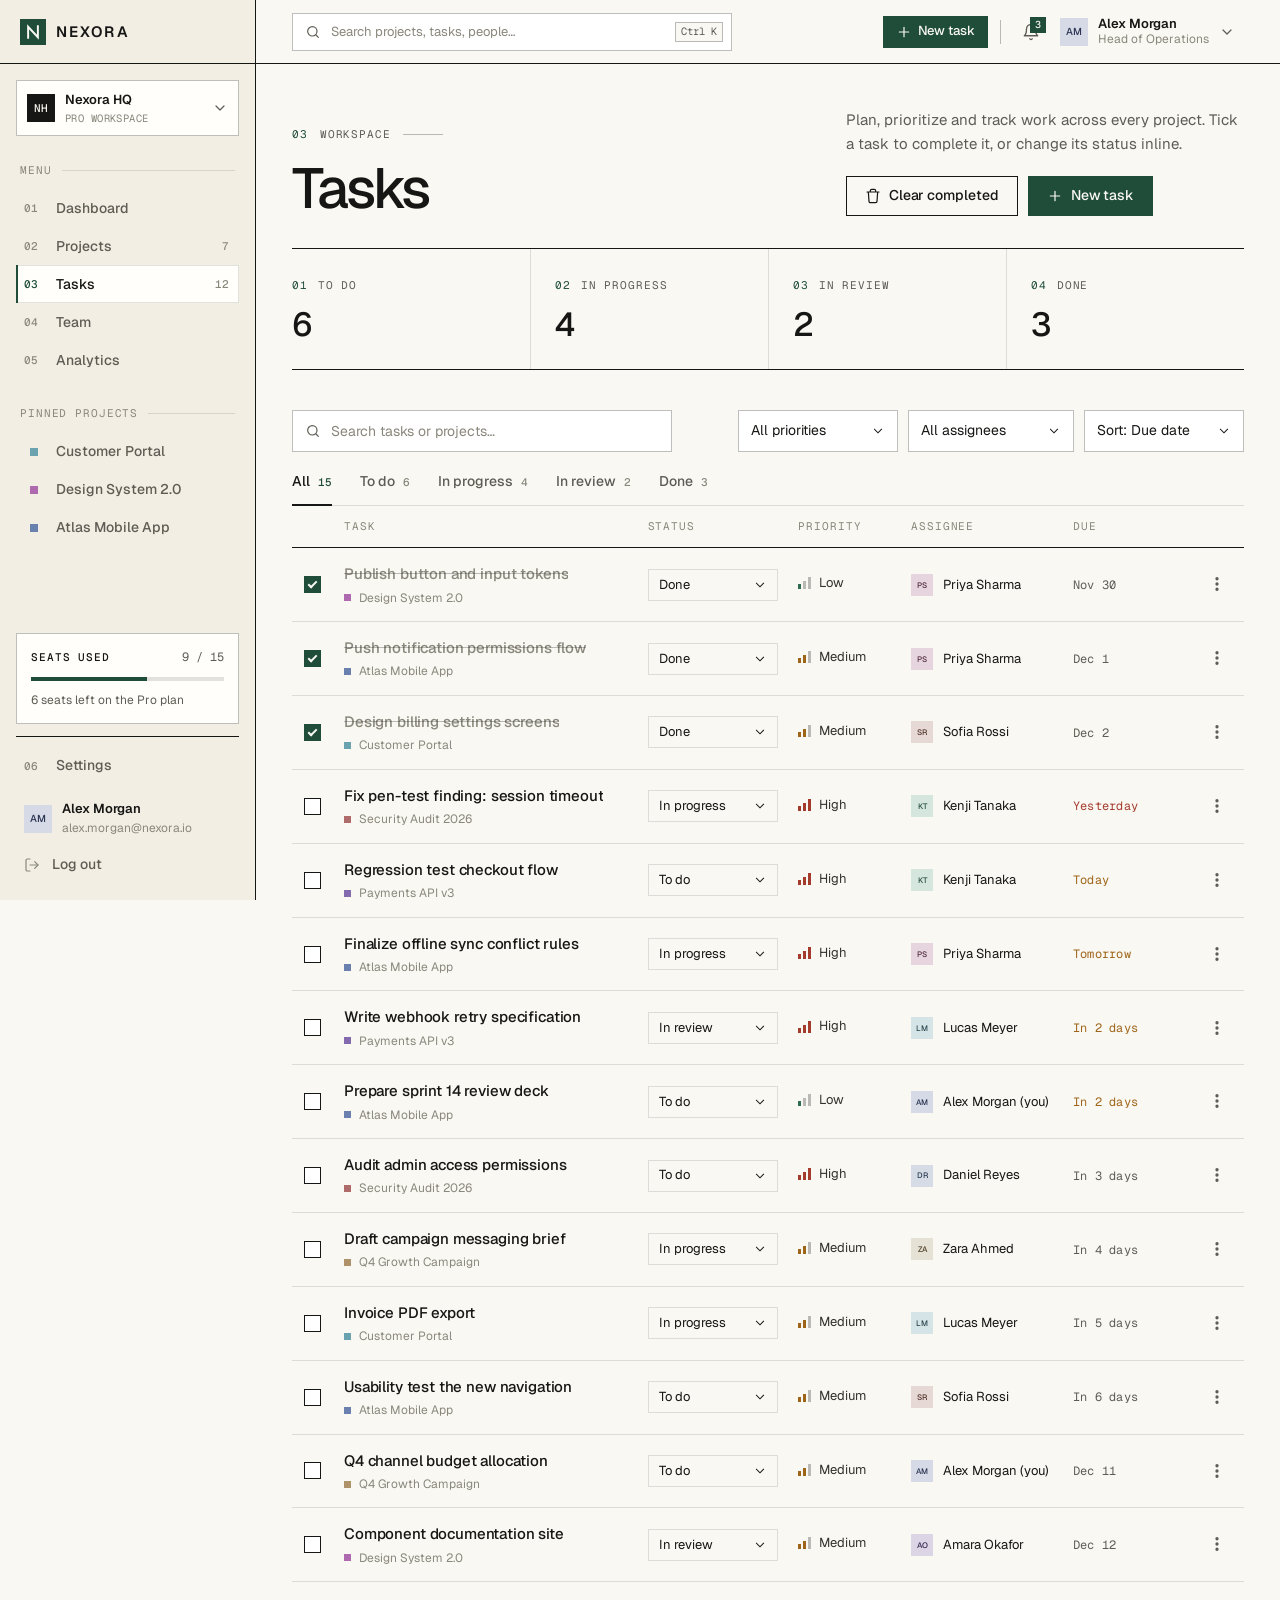
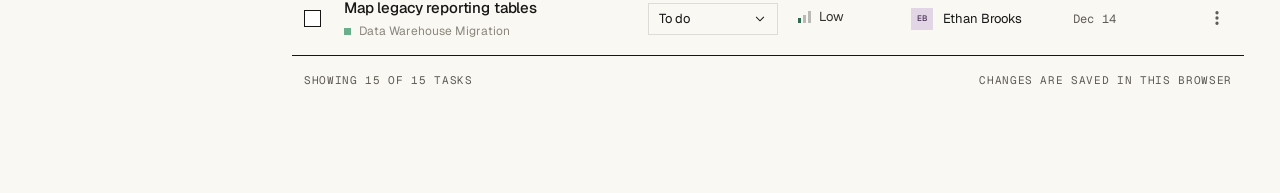
<file: tasks.html>
<!DOCTYPE html>
<html lang="en">
<head>
  <meta charset="UTF-8">
  <meta name="viewport" content="width=device-width, initial-scale=1">
  <title>Tasks · NEXORA</title>
  <meta name="description" content="Track, filter and update every task in your NEXORA workspace.">
  <meta name="theme-color" content="#faf8f3">
  <link rel="icon" href="assets/logo.svg" type="image/svg+xml">
  <link rel="preconnect" href="https://fonts.googleapis.com">
  <link rel="preconnect" href="https://fonts.gstatic.com" crossorigin>
  <link rel="stylesheet" href="https://fonts.googleapis.com/css2?family=Geist:wght@400;500;600&family=Geist+Mono:wght@400;500&display=swap" media="print" onload="this.media='all'">
  <noscript><link rel="stylesheet" href="https://fonts.googleapis.com/css2?family=Geist:wght@400;500;600&family=Geist+Mono:wght@400;500&display=swap"></noscript>
  <link rel="stylesheet" href="css/styles.css">
  <script>try{var a=JSON.parse(localStorage.getItem('nexora:appearance'))||{};for(var k in a)document.documentElement.setAttribute('data-'+k,a[k])}catch(e){}</script>
</head>
<body data-page="tasks">
  <a class="skip-link" href="#main">Skip to main content</a>
  <div class="app-shell">
    <aside class="sidebar" id="sidebar" data-shell="sidebar" aria-label="Sidebar"></aside>
    <div class="scrim" data-action="close-nav" hidden></div>
    <div class="app-main">
      <header class="topbar" data-shell="topbar"></header>

      <main class="page" id="main" tabindex="-1">
        <div class="page-header">
          <div class="page-heading">
            <p class="eyebrow"><span class="eyebrow-index">03</span>Workspace</p>
            <h1 class="page-title">Tasks</h1>
          </div>
          <div class="page-intro">
            <p class="page-sub">Plan, prioritize and track work across every project. Tick a task to complete it, or change its status inline.</p>
            <div class="page-actions">
              <button type="button" class="btn btn-secondary" data-action="clear-completed"><span data-icon="trash" data-icon-class="icon-sm"></span>Clear completed</button>
              <button type="button" class="btn btn-primary" data-open-modal="task-modal"><span data-icon="plus" data-icon-class="icon-sm"></span>New task</button>
            </div>
          </div>
        </div>

        <section class="stat-strip compact" aria-label="Task summary">
          <div class="stat"><p class="stat-label"><span class="stat-index">01</span>To do</p><p class="stat-value" data-task-count="todo">0</p></div>
          <div class="stat"><p class="stat-label"><span class="stat-index">02</span>In progress</p><p class="stat-value" data-task-count="in-progress">0</p></div>
          <div class="stat"><p class="stat-label"><span class="stat-index">03</span>In review</p><p class="stat-value" data-task-count="review">0</p></div>
          <div class="stat"><p class="stat-label"><span class="stat-index">04</span>Done</p><p class="stat-value" data-task-count="done">0</p></div>
        </section>

        <div class="toolbar">
          <div class="field search-field">
            <label class="sr-only" for="task-search">Search tasks</label>
            <div class="input-icon">
              <span data-icon="search" data-icon-class="icon-sm"></span>
              <input class="input" id="task-search" type="search" placeholder="Search tasks or projects…" autocomplete="off">
            </div>
          </div>
          <div class="toolbar-end">
            <label class="sr-only" for="task-filter-priority">Filter by priority</label>
            <select class="select" id="task-filter-priority">
              <option value="all">All priorities</option>
              <option value="high">High</option>
              <option value="medium">Medium</option>
              <option value="low">Low</option>
            </select>
            <label class="sr-only" for="task-filter-assignee">Filter by assignee</label>
            <select class="select" id="task-filter-assignee">
              <option value="all">All assignees</option>
            </select>
            <label class="sr-only" for="task-sort">Sort tasks</label>
            <select class="select" id="task-sort">
              <option value="due">Sort: Due date</option>
              <option value="priority">Sort: Priority</option>
              <option value="title">Sort: Title</option>
            </select>
          </div>
        </div>

        <div class="chips filter-bar" role="group" aria-label="Filter by status" id="task-filters">
          <button type="button" class="chip" aria-pressed="true" data-filter="all">All <span class="count" data-count="all">0</span></button>
          <button type="button" class="chip" aria-pressed="false" data-filter="todo">To do <span class="count" data-count="todo">0</span></button>
          <button type="button" class="chip" aria-pressed="false" data-filter="in-progress">In progress <span class="count" data-count="in-progress">0</span></button>
          <button type="button" class="chip" aria-pressed="false" data-filter="review">In review <span class="count" data-count="review">0</span></button>
          <button type="button" class="chip" aria-pressed="false" data-filter="done">Done <span class="count" data-count="done">0</span></button>
        </div>

        <section class="data-list" aria-label="Task list">
          <div class="task-head" aria-hidden="true">
            <span></span>
            <span>Task</span>
            <span>Status</span>
            <span>Priority</span>
            <span class="col-assignee">Assignee</span>
            <span class="col-due">Due</span>
            <span></span>
          </div>
          <ul class="task-list" id="task-list">
            <li class="sk-row"><span class="skeleton sk-circle"></span><span class="sk-lines"><span class="skeleton sk-line w-60"></span><span class="skeleton sk-line w-40"></span></span></li>
            <li class="sk-row"><span class="skeleton sk-circle"></span><span class="sk-lines"><span class="skeleton sk-line w-80"></span><span class="skeleton sk-line w-40"></span></span></li>
            <li class="sk-row"><span class="skeleton sk-circle"></span><span class="sk-lines"><span class="skeleton sk-line w-60"></span><span class="skeleton sk-line w-40"></span></span></li>
            <li class="sk-row"><span class="skeleton sk-circle"></span><span class="sk-lines"><span class="skeleton sk-line w-80"></span><span class="skeleton sk-line w-40"></span></span></li>
          </ul>
          <div class="list-foot">
            <span id="task-result-count" aria-live="polite">0 tasks</span>
            <span>Changes are saved in this browser</span>
          </div>
        </section>
      </main>
    </div>
  </div>

  <dialog class="modal" id="task-modal" aria-labelledby="task-modal-title">
    <form class="modal-form" id="task-form" novalidate>
      <div class="modal-head">
        <span class="modal-icon" data-icon="check-square" aria-hidden="true"></span>
        <div>
          <h2 class="modal-title" id="task-modal-title" data-edit-text="Edit task">Create task</h2>
          <p class="modal-sub" data-edit-text="Update the details, owner or status of this task.">Add a task and assign it to a teammate.</p>
        </div>
        <button type="button" class="btn-icon sm" data-close-modal aria-label="Close dialog"><span data-icon="x"></span></button>
      </div>
      <div class="modal-body">
        <div class="form-grid">
          <div class="field span-2">
            <label class="label" for="task-title">Task title</label>
            <input class="input" id="task-title" name="title" type="text" required minlength="3" maxlength="90" placeholder="e.g. Prepare sprint review deck" autofocus>
          </div>
          <div class="field">
            <label class="label" for="task-project">Project</label>
            <select class="select" id="task-project" name="project" required data-options="projects"></select>
          </div>
          <div class="field">
            <label class="label" for="task-assignee">Assignee</label>
            <select class="select" id="task-assignee" name="assignee" required data-options="members"></select>
          </div>
          <div class="field">
            <label class="label" for="task-priority">Priority</label>
            <select class="select" id="task-priority" name="priority">
              <option value="high">High</option>
              <option value="medium" selected>Medium</option>
              <option value="low">Low</option>
            </select>
          </div>
          <div class="field">
            <label class="label" for="task-due">Due date</label>
            <input class="input" id="task-due" name="due" type="date" required data-future-date>
          </div>
          <div class="field span-2" data-edit-only hidden>
            <label class="label" for="task-status">Status</label>
            <select class="select" id="task-status" name="status">
              <option value="todo">To do</option>
              <option value="in-progress">In progress</option>
              <option value="review">In review</option>
              <option value="done">Done</option>
            </select>
          </div>
        </div>
      </div>
      <div class="modal-foot">
        <button type="button" class="btn btn-secondary" data-close-modal>Cancel</button>
        <button type="submit" class="btn btn-primary" data-edit-text="Save changes">Create task</button>
      </div>
    </form>
  </dialog>

  <noscript><div class="noscript">NEXORA needs JavaScript enabled to load your workspace.</div></noscript>
  <script src="js/main.js" defer></script>
</body>
</html>
</file>
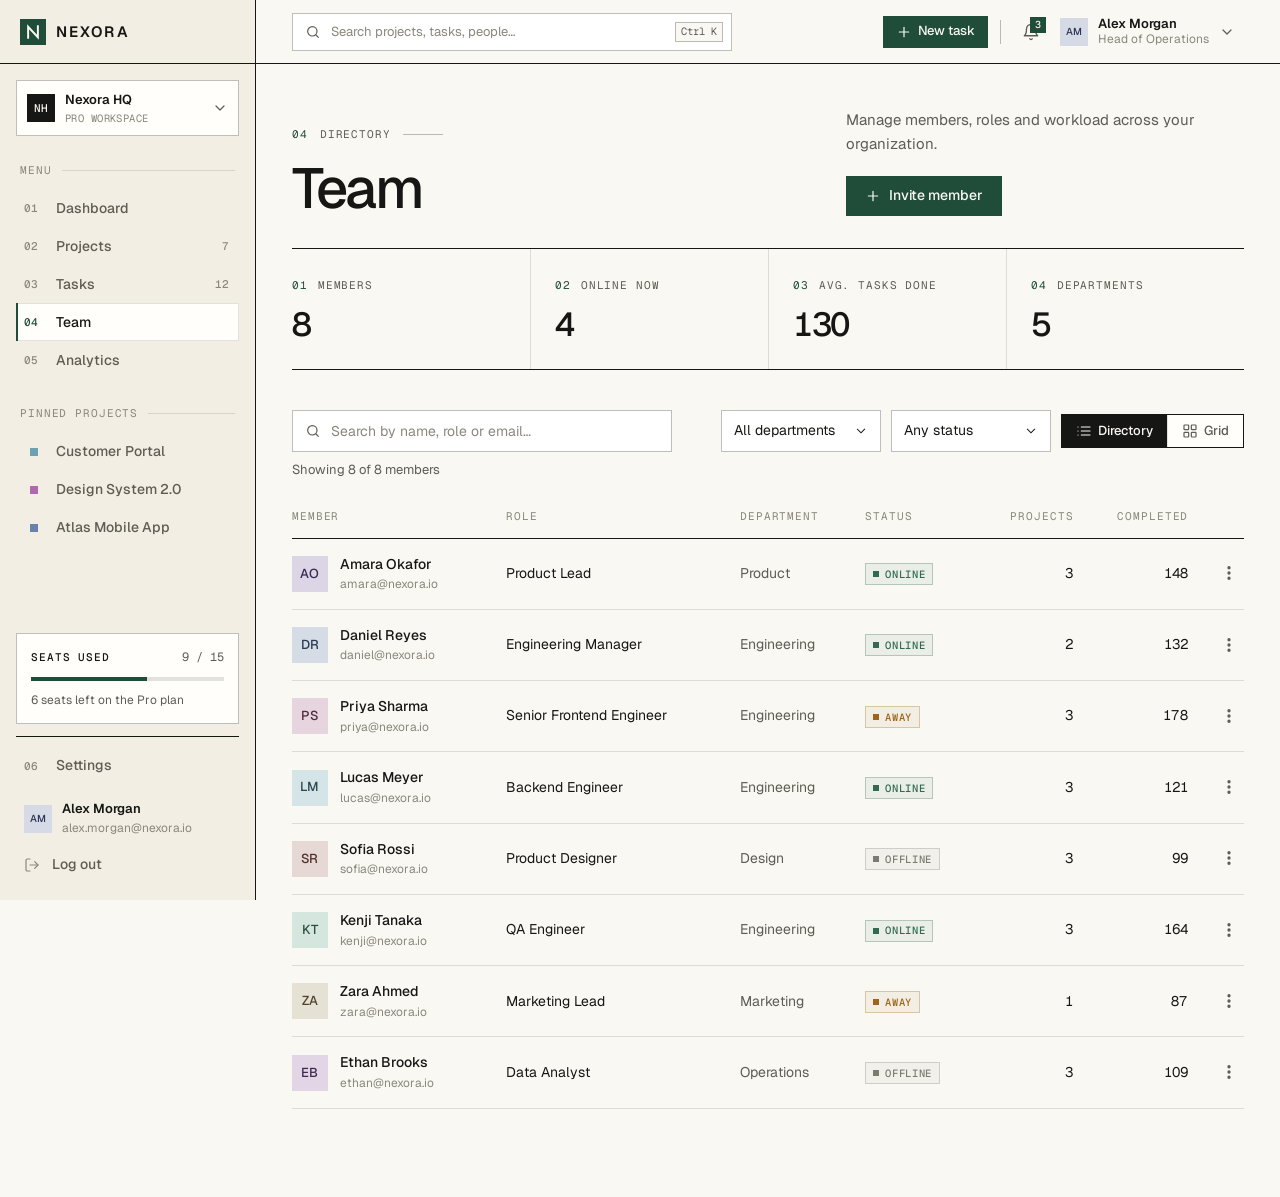
<file: team.html>
<!DOCTYPE html>
<html lang="en">
<head>
  <meta charset="UTF-8">
  <meta name="viewport" content="width=device-width, initial-scale=1">
  <title>Team · NEXORA</title>
  <meta name="description" content="The NEXORA team directory: roles, status, active projects and completed tasks.">
  <meta name="theme-color" content="#faf8f3">
  <link rel="icon" href="assets/logo.svg" type="image/svg+xml">
  <link rel="preconnect" href="https://fonts.googleapis.com">
  <link rel="preconnect" href="https://fonts.gstatic.com" crossorigin>
  <link rel="stylesheet" href="https://fonts.googleapis.com/css2?family=Geist:wght@400;500;600&family=Geist+Mono:wght@400;500&display=swap" media="print" onload="this.media='all'">
  <noscript><link rel="stylesheet" href="https://fonts.googleapis.com/css2?family=Geist:wght@400;500;600&family=Geist+Mono:wght@400;500&display=swap"></noscript>
  <link rel="stylesheet" href="css/styles.css">
  <script>try{var a=JSON.parse(localStorage.getItem('nexora:appearance'))||{};for(var k in a)document.documentElement.setAttribute('data-'+k,a[k])}catch(e){}</script>
</head>
<body data-page="team">
  <a class="skip-link" href="#main">Skip to main content</a>
  <div class="app-shell">
    <aside class="sidebar" id="sidebar" data-shell="sidebar" aria-label="Sidebar"></aside>
    <div class="scrim" data-action="close-nav" hidden></div>
    <div class="app-main">
      <header class="topbar" data-shell="topbar"></header>

      <main class="page" id="main" tabindex="-1">
        <div class="page-header">
          <div class="page-heading">
            <p class="eyebrow"><span class="eyebrow-index">04</span>Directory</p>
            <h1 class="page-title">Team</h1>
          </div>
          <div class="page-intro">
            <p class="page-sub">Manage members, roles and workload across your organization.</p>
            <div class="page-actions">
              <button type="button" class="btn btn-primary" data-open-modal="member-modal"><span data-icon="plus" data-icon-class="icon-sm"></span>Invite member</button>
            </div>
          </div>
        </div>

        <section class="stat-strip compact" aria-label="Team summary">
          <div class="stat"><p class="stat-label"><span class="stat-index">01</span>Members</p><p class="stat-value" data-team-stat="total">0</p></div>
          <div class="stat"><p class="stat-label"><span class="stat-index">02</span>Online now</p><p class="stat-value" data-team-stat="online">0</p></div>
          <div class="stat"><p class="stat-label"><span class="stat-index">03</span>Avg. tasks done</p><p class="stat-value" data-team-stat="avg">0</p></div>
          <div class="stat"><p class="stat-label"><span class="stat-index">04</span>Departments</p><p class="stat-value" data-team-stat="departments">0</p></div>
        </section>

        <div class="toolbar">
          <div class="field search-field">
            <label class="sr-only" for="member-search">Search team</label>
            <div class="input-icon">
              <span data-icon="search" data-icon-class="icon-sm"></span>
              <input class="input" id="member-search" type="search" placeholder="Search by name, role or email…" autocomplete="off">
            </div>
          </div>
          <div class="toolbar-end">
            <label class="sr-only" for="member-department">Filter by department</label>
            <select class="select" id="member-department">
              <option value="all">All departments</option>
            </select>
            <label class="sr-only" for="member-status">Filter by status</label>
            <select class="select" id="member-status">
              <option value="all">Any status</option>
              <option value="online">Online</option>
              <option value="away">Away</option>
              <option value="offline">Offline</option>
              <option value="invited">Invited</option>
            </select>
            <div class="segmented" role="group" aria-label="Layout" id="member-view">
              <button type="button" aria-pressed="true" data-view="table"><span data-icon="list" data-icon-class="icon-sm"></span>Directory</button>
              <button type="button" aria-pressed="false" data-view="cards"><span data-icon="grid" data-icon-class="icon-sm"></span>Grid</button>
            </div>
          </div>
        </div>

        <p class="text-sm muted filter-bar" id="member-count" aria-live="polite"></p>
        <section class="member-grid" id="member-grid" aria-label="Team members">
          <div class="skeleton sk-card tall"></div>
          <div class="skeleton sk-card tall"></div>
          <div class="skeleton sk-card tall"></div>
        </section>
      </main>
    </div>
  </div>

  <dialog class="modal" id="member-modal" aria-labelledby="member-modal-title">
    <form class="modal-form" id="member-form" novalidate>
      <div class="modal-head">
        <span class="modal-icon" data-icon="mail" aria-hidden="true"></span>
        <div>
          <h2 class="modal-title" id="member-modal-title" data-edit-text="Edit team member">Invite a team member</h2>
          <p class="modal-sub" data-edit-text="Update this person's name, contact details and role.">They will receive an email invitation to join the workspace.</p>
        </div>
        <button type="button" class="btn-icon sm" data-close-modal aria-label="Close dialog"><span data-icon="x"></span></button>
      </div>
      <div class="modal-body">
        <div class="form-grid">
          <div class="field span-2">
            <label class="label" for="member-name">Full name</label>
            <input class="input" id="member-name" name="name" type="text" required minlength="2" maxlength="60" placeholder="e.g. Jordan Lee" autocomplete="off" autofocus>
          </div>
          <div class="field span-2">
            <label class="label" for="member-email">Work email</label>
            <input class="input" id="member-email" name="email" type="email" required placeholder="jordan@company.com" autocomplete="off" data-unique-email>
          </div>
          <div class="field">
            <label class="label" for="member-role">Role</label>
            <input class="input" id="member-role" name="role" type="text" required minlength="2" maxlength="50" placeholder="e.g. Frontend Engineer">
          </div>
          <div class="field">
            <label class="label" for="member-department-input">Department</label>
            <select class="select" id="member-department-input" name="department">
              <option>Engineering</option>
              <option>Product</option>
              <option>Design</option>
              <option>Marketing</option>
              <option>Operations</option>
            </select>
          </div>
        </div>
      </div>
      <div class="modal-foot">
        <button type="button" class="btn btn-secondary" data-close-modal>Cancel</button>
        <button type="submit" class="btn btn-primary" data-edit-text="Save changes">Send invite</button>
      </div>
    </form>
  </dialog>

  <noscript><div class="noscript">NEXORA needs JavaScript enabled to load your workspace.</div></noscript>
  <script src="js/main.js" defer></script>
</body>
</html>
</file>
<file: css/styles.css>
/* ==========================================================================
   NEXORA — Version 2 · Light Editorial
   --------------------------------------------------------------------------
   Warm paper backgrounds, near-black type, one deep-green accent, thin
   rules instead of floating surfaces. Components are sharp rectangles;
   hierarchy comes from typography and whitespace, not from shadows.

   Type roles
   · Display  — Geist 500, very tight tracking (hero, section and page titles)
   · Heading  — Geist 500 (panel and card titles)
   · Body     — Geist 400
   · Metadata — Geist Mono, uppercase, tracked (labels, dates, counts)

   1. Design tokens
   2. Base
   3. Utilities
   4. Components
   5. App shell (sidebar + topbar)
   6. App page frame
   7. Landing page
   8. App pages
   9. Charts
   10. Loading states & motion
   11. Responsive
   12. User preferences
   ========================================================================== */

/* 1. Design tokens --------------------------------------------------------- */
:root {
  color-scheme: light;

  --font-sans: "Geist", ui-sans-serif, system-ui, -apple-system, "Segoe UI", Roboto, "Helvetica Neue", Arial, sans-serif;
  --font-display: var(--font-sans);
  --font-mono: "Geist Mono", ui-monospace, "SFMono-Regular", Menlo, Consolas, monospace;

  --fs-2xs: 11px;
  --fs-xs: 12px;
  --fs-sm: 13px;
  --fs-base: 14px;
  --fs-md: 15px;
  --fs-lg: 17px;
  --fs-xl: 20px;
  --fs-2xl: 24px;
  --fs-page: clamp(40px, 4.4vw, 64px);
  --fs-section: clamp(36px, 4.8vw, 68px);
  --fs-display: clamp(56px, 9.6vw, 148px);
  --fs-stat: clamp(36px, 3.3vw, 52px);

  /* Paper */
  --bg: #faf8f3;
  --bg-cream: #f2eee4;
  --bg-beige: #e7e0d1;
  --surface: #fffefa;
  --field: #ffffff;

  /* Ink */
  --ink: #161614;
  --ink-2: #33322d;
  --text: var(--ink);
  --text-muted: #5e5c54;
  --text-subtle: #8a877c;

  /* Rules */
  --line: #161614;
  --line-mid: rgba(22, 22, 20, 0.28);
  --line-soft: rgba(22, 22, 20, 0.12);
  --hover: rgba(22, 22, 20, 0.035);
  --active: rgba(22, 22, 20, 0.07);

  /* Accent: deep green */
  --accent: #1f4d3a;
  --accent-rgb: 31, 77, 58;
  --accent-strong: #163a2b;
  --accent-soft: #dce7de;
  --accent-tint: #eef3ee;
  --accent-contrast: #faf8f3;

  --chart-1: var(--accent);
  --chart-2: #b9ad94;

  /* Restrained semantic tones */
  --success-rgb: 47, 107, 79;
  --warning-rgb: 158, 100, 24;
  --danger-rgb: 164, 60, 46;
  --info-rgb: 52, 96, 125;
  --violet-rgb: 108, 88, 132;
  --neutral-rgb: 125, 122, 112;
  --success: rgb(var(--success-rgb));
  --warning: rgb(var(--warning-rgb));
  --danger: rgb(var(--danger-rgb));

  --shadow-pop: 0 20px 44px -20px rgba(22, 22, 20, 0.3), 0 2px 6px rgba(22, 22, 20, 0.05);
  --focus-ring: 0 0 0 3px rgba(var(--accent-rgb), 0.22);

  --sidebar-w: 256px;
  --topbar-h: 64px;
  --page-pad: 44px;
  --gap: 28px;
  --density: 1;

  --ease: cubic-bezier(0.2, 0.7, 0.2, 1);
  --dur: 0.16s;
}

[data-accent="ink"] {
  --accent: #161614;
  --accent-rgb: 22, 22, 20;
  --accent-strong: #000000;
  --accent-soft: #e4e1d8;
  --accent-tint: #f0ede5;
}
[data-accent="clay"] {
  --accent: #9a4a2e;
  --accent-rgb: 154, 74, 46;
  --accent-strong: #7b3923;
  --accent-soft: #f0ddd3;
  --accent-tint: #f7ede7;
}
[data-accent="ocean"] {
  --accent: #1f4a63;
  --accent-rgb: 31, 74, 99;
  --accent-strong: #16384b;
  --accent-soft: #d8e4eb;
  --accent-tint: #edf2f5;
}
[data-density="compact"] { --density: 0.76; --gap: 20px; }
[data-contrast="more"] {
  --text-muted: #3d3b36;
  --text-subtle: #5e5c54;
  --line-mid: rgba(22, 22, 20, 0.5);
  --line-soft: rgba(22, 22, 20, 0.26);
}

/* Semantic tones used by badges, icon tiles, priority marks and toasts */
[data-tone="accent"]  { --tone-rgb: var(--accent-rgb); }
[data-tone="success"] { --tone-rgb: var(--success-rgb); }
[data-tone="warning"] { --tone-rgb: var(--warning-rgb); }
[data-tone="danger"]  { --tone-rgb: var(--danger-rgb); }
[data-tone="info"]    { --tone-rgb: var(--info-rgb); }
[data-tone="violet"]  { --tone-rgb: var(--violet-rgb); }
[data-tone="neutral"] { --tone-rgb: var(--neutral-rgb); }

/* 2. Base ------------------------------------------------------------------ */
*, *::before, *::after { box-sizing: border-box; }

html {
  -webkit-text-size-adjust: 100%;
  scroll-behavior: smooth;
  scroll-padding-top: 96px;
}

body {
  margin: 0;
  min-height: 100vh;
  font-family: var(--font-sans);
  font-size: var(--fs-base);
  line-height: 1.55;
  color: var(--text);
  background: var(--bg);
  overflow-x: hidden;
  -webkit-font-smoothing: antialiased;
  -moz-osx-font-smoothing: grayscale;
  text-rendering: optimizeLegibility;
}
.landing { font-size: var(--fs-md); }

img, svg { display: block; max-width: 100%; }
button, input, select, textarea { font: inherit; color: inherit; }
button { cursor: pointer; background: none; border: 0; padding: 0; border-radius: 0; }
a { color: inherit; text-decoration: none; }
h1, h2, h3, h4 {
  margin: 0;
  font-family: var(--font-display);
  font-weight: 500;
  line-height: 1.12;
  letter-spacing: -0.025em;
}
p, figure, blockquote { margin: 0; }
:where(ul[class], ol[class], nav ul) { margin: 0; padding: 0; list-style: none; }
fieldset { border: 0; margin: 0; padding: 0; min-width: 0; }
legend { padding: 0; }
table { border-collapse: collapse; width: 100%; }
[hidden] { display: none !important; }

::selection { background: var(--accent); color: var(--accent-contrast); }

:focus { outline: none; }
:focus-visible { outline: 2px solid var(--accent); outline-offset: 2px; }

* { scrollbar-width: thin; scrollbar-color: rgba(22, 22, 20, 0.22) transparent; }
::-webkit-scrollbar { width: 10px; height: 10px; }
::-webkit-scrollbar-thumb { background: rgba(22, 22, 20, 0.18); border: 3px solid transparent; background-clip: padding-box; }

.skip-link {
  position: fixed;
  top: 12px;
  left: 12px;
  z-index: 2000;
  padding: 10px 16px;
  background: var(--ink);
  color: var(--bg);
  font-weight: 500;
  transform: translateY(-160%);
  transition: transform var(--dur) var(--ease);
}
.skip-link:focus { transform: none; }

.noscript {
  position: fixed;
  inset: auto 16px 16px;
  z-index: 2000;
  padding: 14px 18px;
  background: var(--ink);
  color: var(--bg);
}

/* 3. Utilities ------------------------------------------------------------- */
.sr-only {
  position: absolute !important;
  width: 1px; height: 1px;
  padding: 0; margin: -1px;
  overflow: hidden;
  clip: rect(0, 0, 0, 0);
  white-space: nowrap;
  border: 0;
}
.container { width: min(1320px, 100% - 80px); margin-inline: auto; }
.row { display: flex; align-items: center; gap: var(--row-gap, 12px); }
.row.wrap { flex-wrap: wrap; }
.row.tight { --row-gap: 8px; }
.between { justify-content: space-between; }
.stack { display: flex; flex-direction: column; gap: 16px; }
.min0 { min-width: 0; }
.grow { flex: 1; }
.muted { color: var(--text-muted); }
.subtle { color: var(--text-subtle); }
.text-sm { font-size: var(--fs-sm); }
.text-xs { font-size: var(--fs-xs); }
.fw-600 { font-weight: 600; }
.num { font-variant-numeric: tabular-nums; }
.mono { font-family: var(--font-mono); }
.truncate { overflow: hidden; text-overflow: ellipsis; white-space: nowrap; min-width: 0; }

.icon { width: 18px; height: 18px; flex-shrink: 0; }
.icon-sm { width: 16px; height: 16px; }
.icon-xs { width: 14px; height: 14px; }
.icon-lg { width: 22px; height: 22px; }
[data-icon] { display: inline-flex; }

/* Metadata label: mono, uppercase, tracked */
.eyebrow, .panel-label, .section-label, .stat-label, .menu-label, .nav-label, .search-group, .label,
.table th, .task-head, .proj-head, .cell-label, .legend {
  font-family: var(--font-mono);
  font-size: var(--fs-2xs);
  font-weight: 400;
  letter-spacing: 0.08em;
  text-transform: uppercase;
}

.link-btn { font: inherit; color: inherit; text-align: left; }
.text-link {
  display: inline-flex;
  align-items: center;
  gap: 8px;
  padding-bottom: 3px;
  border-bottom: 1px solid currentColor;
  font-weight: 500;
  transition: gap var(--dur) var(--ease), color var(--dur);
}
.text-link:hover { gap: 12px; color: var(--accent); }

/* 4. Components ------------------------------------------------------------ */

/* Buttons */
.btn {
  --btn-h: 40px;
  position: relative;
  display: inline-flex;
  align-items: center;
  justify-content: center;
  gap: 8px;
  height: var(--btn-h);
  padding: 0 18px;
  border: 1px solid transparent;
  font-size: var(--fs-base);
  font-weight: 500;
  letter-spacing: -0.005em;
  white-space: nowrap;
  transition: background var(--dur) var(--ease), border-color var(--dur) var(--ease), color var(--dur) var(--ease);
}
.btn:focus-visible { outline: 2px solid var(--accent); outline-offset: 2px; }
.btn:disabled { opacity: 0.5; cursor: not-allowed; }
.btn-primary { background: var(--accent); border-color: var(--accent); color: var(--accent-contrast); }
.btn-primary:hover:not(:disabled) { background: var(--accent-strong); border-color: var(--accent-strong); }
.btn-secondary { background: transparent; border-color: var(--line); color: var(--ink); }
.btn-secondary:hover:not(:disabled) { background: var(--ink); color: var(--bg); }
.btn-ghost { color: var(--ink); }
.btn-ghost:hover:not(:disabled) { background: var(--active); }
.btn-danger { background: transparent; border-color: rgba(var(--danger-rgb), 0.55); color: var(--danger); }
.btn-danger:hover:not(:disabled) { background: var(--danger); border-color: var(--danger); color: #fff; }
.btn-sm { --btn-h: 32px; padding: 0 12px; font-size: var(--fs-sm); gap: 6px; }
.btn-lg { --btn-h: 52px; padding: 0 26px; font-size: var(--fs-md); }
.btn-block { width: 100%; }

/* Busy state: <button aria-busy="true"> */
.btn[aria-busy="true"] { color: transparent !important; pointer-events: none; }
.btn[aria-busy="true"] > * { visibility: hidden; }
.btn[aria-busy="true"]::after {
  content: "";
  position: absolute;
  inset: 0;
  margin: auto;
  width: 15px;
  height: 15px;
  border-radius: 50%;
  border: 2px solid rgba(250, 248, 243, 0.35);
  border-top-color: var(--accent-contrast);
  animation: spin 0.7s linear infinite;
}
.btn-secondary[aria-busy="true"]::after, .btn-danger[aria-busy="true"]::after, .btn-ghost[aria-busy="true"]::after {
  border-color: rgba(22, 22, 20, 0.2);
  border-top-color: var(--ink);
}

.btn-icon {
  position: relative;
  display: inline-grid;
  place-items: center;
  width: 36px;
  height: 36px;
  flex-shrink: 0;
  color: var(--text-muted);
  transition: background var(--dur) var(--ease), color var(--dur) var(--ease);
}
.btn-icon:hover { background: var(--active); color: var(--ink); }
.btn-icon[aria-expanded="true"] { background: var(--ink); color: var(--bg); }
.btn-icon.sm { width: 30px; height: 30px; }

/* Badges: small boxed mono labels */
.badge:not([data-tone]) { --tone-rgb: var(--neutral-rgb); }
.badge {
  display: inline-flex;
  align-items: center;
  gap: 6px;
  height: 22px;
  padding: 0 7px;
  font-family: var(--font-mono);
  font-size: 10.5px;
  font-weight: 500;
  letter-spacing: 0.06em;
  text-transform: uppercase;
  white-space: nowrap;
  color: rgb(var(--tone-rgb));
  background: rgba(var(--tone-rgb), 0.07);
  border: 1px solid rgba(var(--tone-rgb), 0.3);
}
.badge-dot::before { content: ""; width: 6px; height: 6px; background: currentColor; }

/* Priority: signal bars + label */
.priority {
  display: inline-flex;
  align-items: center;
  gap: 8px;
  font-size: var(--fs-sm);
  color: var(--ink-2);
  white-space: nowrap;
}
.pri-bars { display: inline-flex; align-items: flex-end; gap: 2px; height: 12px; }
.pri-bars i { width: 3px; background: var(--line-mid); }
.pri-bars i:nth-child(1) { height: 5px; }
.pri-bars i:nth-child(2) { height: 8px; }
.pri-bars i:nth-child(3) { height: 12px; }
.priority[data-level="1"] .pri-bars i:nth-child(-n + 1),
.priority[data-level="2"] .pri-bars i:nth-child(-n + 2),
.priority[data-level="3"] .pri-bars i { background: rgb(var(--tone-rgb)); }

/* Card: a plain bordered block (used sparingly) */
.card {
  position: relative;
  min-width: 0;
  padding: calc(24px * var(--density));
  background: var(--surface);
  border: 1px solid var(--line-soft);
}
.card-flush { padding: 0; }
.card:has(.dropdown.is-open) { z-index: 10; }
.card-link, .panel-link {
  display: inline-flex;
  align-items: center;
  gap: 4px;
  font-size: var(--fs-sm);
  font-weight: 500;
  color: var(--ink);
  white-space: nowrap;
  text-decoration: underline;
  text-decoration-color: var(--line-mid);
  text-underline-offset: 4px;
  transition: text-decoration-color var(--dur), color var(--dur);
}
.card-link:hover, .panel-link:hover { color: var(--accent); text-decoration-color: currentColor; }

/* Forms */
.field { display: flex; flex-direction: column; gap: 8px; min-width: 0; }
.label { color: var(--text-muted); }
.label .optional { font-family: var(--font-sans); font-size: var(--fs-xs); text-transform: none; letter-spacing: 0; color: var(--text-subtle); }
.input, .select, .textarea {
  width: 100%;
  height: 42px;
  padding: 0 12px;
  background: var(--field);
  border: 1px solid var(--line-mid);
  color: var(--ink);
  font-size: var(--fs-base);
  transition: border-color var(--dur) var(--ease), box-shadow var(--dur) var(--ease);
}
.textarea { height: auto; min-height: 104px; padding: 11px 12px; line-height: 1.5; resize: vertical; }
.select {
  appearance: none;
  padding-right: 36px;
  cursor: pointer;
  background-image: url("data:image/svg+xml,%3Csvg xmlns='http://www.w3.org/2000/svg' viewBox='0 0 24 24' fill='none' stroke='%23161614' stroke-width='1.8' stroke-linecap='square'%3E%3Cpath d='m6 9 6 6 6-6'/%3E%3C/svg%3E");
  background-repeat: no-repeat;
  background-position: right 12px center;
  background-size: 14px;
}
.input::placeholder, .textarea::placeholder { color: var(--text-subtle); }
.input:hover, .select:hover, .textarea:hover { border-color: rgba(22, 22, 20, 0.5); }
.input:focus, .select:focus, .textarea:focus,
.input:focus-visible, .select:focus-visible, .textarea:focus-visible {
  outline: none;
  border-color: var(--ink);
  box-shadow: var(--focus-ring);
}
.input[aria-invalid="true"], .select[aria-invalid="true"], .textarea[aria-invalid="true"] { border-color: var(--danger); }
.input[aria-invalid="true"]:focus, .select[aria-invalid="true"]:focus, .textarea[aria-invalid="true"]:focus {
  box-shadow: 0 0 0 3px rgba(var(--danger-rgb), 0.16);
}
.field-error {
  display: flex;
  align-items: flex-start;
  gap: 6px;
  font-size: var(--fs-xs);
  color: var(--danger);
}
.field-error::before {
  content: "!";
  display: grid;
  place-items: center;
  flex-shrink: 0;
  width: 14px;
  height: 14px;
  margin-top: 1px;
  background: var(--danger);
  color: #fff;
  font-size: 10px;
  font-weight: 600;
}
.field-error:empty { display: none; }
.hint { font-size: var(--fs-xs); color: var(--text-subtle); }

.input-icon { position: relative; min-width: 0; }
.input-icon > .icon, .input-icon > [data-icon] {
  position: absolute;
  left: 13px;
  top: 50%;
  transform: translateY(-50%);
  color: var(--text-muted);
  pointer-events: none;
}
.input-icon > .input { padding-left: 38px; }

.form-grid { display: grid; grid-template-columns: repeat(2, minmax(0, 1fr)); gap: 20px; }
.form-grid .span-2 { grid-column: 1 / -1; }
form[data-edit-id] .form-grid .span-2[data-edit-half] { grid-column: auto; }
.form-actions {
  display: flex;
  justify-content: flex-end;
  gap: 10px;
  flex-wrap: wrap;
  margin-top: 28px;
  padding-top: 20px;
  border-top: 1px solid var(--line-soft);
}
fieldset.field > legend { margin-bottom: 8px; }

.checkbox {
  appearance: none;
  display: inline-grid;
  place-items: center;
  width: 17px;
  height: 17px;
  margin: 0;
  flex-shrink: 0;
  border: 1.5px solid var(--ink);
  background: var(--field);
  cursor: pointer;
  transition: background var(--dur), border-color var(--dur);
}
.checkbox::after {
  content: "";
  width: 9px;
  height: 5px;
  margin-top: -2px;
  border: 2px solid var(--accent-contrast);
  border-top: 0;
  border-right: 0;
  transform: rotate(-45deg) scale(0);
  transition: transform 0.12s var(--ease);
}
.checkbox:hover { border-color: var(--accent); }
.checkbox:checked { background: var(--accent); border-color: var(--accent); }
.checkbox:checked::after { transform: rotate(-45deg) scale(1); }

.check-list { display: grid; grid-template-columns: repeat(2, minmax(0, 1fr)); border-top: 1px solid var(--line-soft); border-left: 1px solid var(--line-soft); }
.check-item {
  display: flex;
  align-items: center;
  gap: 10px;
  padding: 10px 12px;
  border-right: 1px solid var(--line-soft);
  border-bottom: 1px solid var(--line-soft);
  font-size: var(--fs-sm);
  cursor: pointer;
  min-width: 0;
  transition: background var(--dur);
}
.check-item:hover { background: var(--hover); }
.check-item:has(:checked) { background: var(--accent-tint); }

/* Toggle switch: rectangular track, square knob */
.switch { position: relative; display: inline-flex; flex-shrink: 0; }
.switch input {
  position: absolute;
  inset: 0;
  width: 100%;
  height: 100%;
  margin: 0;
  opacity: 0;
  cursor: pointer;
  z-index: 1;
}
.switch-track {
  position: relative;
  width: 40px;
  height: 22px;
  background: var(--bg-beige);
  border: 1px solid var(--line-mid);
  transition: background var(--dur) var(--ease), border-color var(--dur);
}
.switch-track::after {
  content: "";
  position: absolute;
  top: 2px;
  left: 2px;
  width: 16px;
  height: 16px;
  background: var(--surface);
  box-shadow: 0 0 0 1px var(--line-mid);
  transition: transform var(--dur) var(--ease);
}
.switch input:checked + .switch-track { background: var(--accent); border-color: var(--accent); }
.switch input:checked + .switch-track::after { transform: translateX(18px); box-shadow: none; }
.switch input:focus-visible + .switch-track { outline: 2px solid var(--accent); outline-offset: 2px; }

/* Avatars: square monograms, softly tinted per person */
.avatar {
  --size: 34px;
  --hue: 220;
  position: relative;
  display: inline-grid;
  place-items: center;
  width: var(--size);
  height: var(--size);
  flex-shrink: 0;
  font-size: calc(var(--size) * 0.36);
  font-weight: 500;
  letter-spacing: 0.01em;
  color: hsl(var(--hue) 32% 24%);
  background: hsl(var(--hue) 26% 87%);
}
.avatar-xs { --size: 22px; }
.avatar-sm { --size: 28px; }
.avatar-lg { --size: 52px; }
.avatar-xl { --size: 80px; font-size: 26px; }
.avatar-stack { display: flex; align-items: center; }
.avatar-stack .avatar { margin-left: -4px; box-shadow: 0 0 0 2px var(--bg); }
.avatar-stack .avatar:first-child { margin-left: 0; }
.avatar-more { background: var(--bg-beige); color: var(--text-muted); font-family: var(--font-mono); font-size: 10px; }
.status-dot {
  position: absolute;
  right: -3px;
  bottom: -3px;
  width: 11px;
  height: 11px;
  background: rgb(var(--tone-rgb));
  box-shadow: 0 0 0 2px var(--bg);
}

/* Progress */
.progress { height: 4px; background: var(--line-soft); overflow: hidden; }
.progress > span {
  display: block;
  width: var(--value, 0%);
  height: 100%;
  background: var(--accent);
  transition: width 0.5s var(--ease);
}
.progress[data-tone] > span { background: rgb(var(--tone-rgb)); }

/* Dropdowns */
.dropdown { position: relative; }
.dropdown-menu {
  position: absolute;
  top: calc(100% + 6px);
  right: 0;
  z-index: 60;
  min-width: 228px;
  padding: 6px;
  background: var(--surface);
  border: 1px solid var(--line);
  box-shadow: var(--shadow-pop);
  animation: pop 0.12s var(--ease);
}
.dropdown-menu.align-left { right: auto; left: 0; }
.menu-header { padding: 8px 10px 8px; }
.menu-label { padding: 8px 10px 6px; color: var(--text-subtle); }
.menu-item {
  display: flex;
  align-items: center;
  gap: 10px;
  width: 100%;
  padding: 9px 10px;
  font-size: var(--fs-sm);
  text-align: left;
  color: var(--ink-2);
  transition: background var(--dur), color var(--dur);
}
.menu-item .icon { color: var(--text-muted); }
.menu-item:hover, .menu-item:focus-visible { background: var(--bg-cream); color: var(--ink); outline: none; }
.menu-item .menu-end { margin-left: auto; color: var(--accent); }
.menu-item.danger, .menu-item.danger .icon { color: var(--danger); }
.menu-item.danger:hover { background: rgba(var(--danger-rgb), 0.07); }
.menu-sep { height: 1px; margin: 6px -6px; background: var(--line-soft); }

/* Segmented control */
.segmented {
  display: inline-flex;
  background: var(--surface);
  border: 1px solid var(--line);
}
.segmented button {
  display: inline-flex;
  align-items: center;
  justify-content: center;
  gap: 6px;
  height: 32px;
  padding: 0 14px;
  font-size: var(--fs-sm);
  font-weight: 500;
  color: var(--text-muted);
  transition: background var(--dur), color var(--dur);
}
.segmented button + button { border-left: 1px solid var(--line-soft); }
.segmented button:hover { color: var(--ink); background: var(--hover); }
.segmented button[aria-pressed="true"], .segmented button[aria-selected="true"] { background: var(--ink); color: var(--bg); }

/* Filter tabs (chips): underlined text tabs */
.chips { display: flex; flex-wrap: wrap; gap: 0 28px; border-bottom: 1px solid var(--line-soft); }
.chip {
  display: inline-flex;
  align-items: center;
  gap: 8px;
  height: 46px;
  margin-bottom: -1px;
  border-bottom: 2px solid transparent;
  color: var(--text-muted);
  font-size: var(--fs-base);
  font-weight: 500;
  white-space: nowrap;
  transition: color var(--dur), border-color var(--dur);
}
.chip:hover { color: var(--ink); }
.chip[aria-pressed="true"] { color: var(--ink); border-bottom-color: var(--ink); }
.chip .count { font-family: var(--font-mono); font-size: var(--fs-2xs); color: var(--text-subtle); font-variant-numeric: tabular-nums; }
.chip[aria-pressed="true"] .count { color: var(--accent); }
.filter-bar { margin-bottom: 16px; }
.chips.filter-bar { margin-bottom: 0; }

/* Modal (native <dialog>) */
.modal {
  width: min(620px, calc(100% - 32px));
  max-height: calc(100dvh - 48px);
  padding: 0;
  border: 1px solid var(--line);
  background: var(--surface);
  color: var(--text);
  box-shadow: var(--shadow-pop);
  overflow: hidden;
}
.modal[open] { display: flex; flex-direction: column; animation: modal-in 0.18s var(--ease); }
.modal::backdrop { background: rgba(22, 22, 20, 0.42); }
.modal-sm { width: min(440px, calc(100% - 32px)); }
.modal-form { display: flex; flex-direction: column; flex: 1; min-height: 0; }
.modal-head {
  display: flex;
  align-items: flex-start;
  gap: 16px;
  padding: 24px 28px 20px;
  border-bottom: 1px solid var(--line-soft);
}
.modal-head > .btn-icon { margin: -6px -10px 0 auto; }
.modal-icon {
  display: grid;
  place-items: center;
  flex-shrink: 0;
  width: 38px;
  height: 38px;
  color: var(--accent);
  border: 1px solid var(--line-mid);
}
.modal-icon.danger { color: var(--danger); border-color: rgba(var(--danger-rgb), 0.45); }
.modal-title { font-size: var(--fs-2xl); letter-spacing: -0.03em; line-height: 1.15; }
.modal-sub { margin-top: 4px; font-size: var(--fs-base); color: var(--text-muted); }
.modal-body { padding: 24px 28px; overflow-y: auto; }
.modal-sm .modal-head { border-bottom: 0; padding-bottom: 0; }
.modal-sm .modal-body { padding-top: 14px; }
.modal-foot {
  display: flex;
  justify-content: flex-end;
  gap: 10px;
  padding: 16px 28px;
  border-top: 1px solid var(--line-soft);
  background: var(--bg);
}

/* Toasts: ink blocks */
.toast-region {
  position: fixed;
  right: 24px;
  bottom: 24px;
  z-index: 1000;
  display: flex;
  flex-direction: column;
  gap: 8px;
  width: min(400px, calc(100vw - 32px));
  pointer-events: none;
}
.toast {
  position: relative;
  display: flex;
  align-items: flex-start;
  gap: 12px;
  padding: 14px 10px 14px 18px;
  background: var(--ink);
  color: var(--bg);
  box-shadow: var(--shadow-pop);
  pointer-events: auto;
  overflow: hidden;
  animation: toast-in 0.22s var(--ease);
}
.toast::before {
  content: "";
  position: absolute;
  left: 0;
  top: 0;
  bottom: 0;
  width: 4px;
  background: color-mix(in srgb, rgb(var(--tone-rgb)) 60%, #ffffff);
}
.toast.leaving { animation: toast-out 0.2s var(--ease) forwards; }
.toast-icon { margin-top: 1px; color: color-mix(in srgb, rgb(var(--tone-rgb)) 50%, #ffffff); }
.toast-body { flex: 1; min-width: 0; }
.toast-title { font-size: var(--fs-sm); font-weight: 600; }
.toast-msg { font-size: var(--fs-sm); color: rgba(250, 248, 243, 0.72); }
.toast-action {
  align-self: center;
  padding: 5px 8px;
  font-size: var(--fs-sm);
  font-weight: 500;
  color: var(--bg);
  text-decoration: underline;
  text-underline-offset: 3px;
}
.toast-action:hover { background: rgba(255, 255, 255, 0.08); }
.toast .btn-icon { color: rgba(250, 248, 243, 0.6); }
.toast .btn-icon:hover { background: rgba(255, 255, 255, 0.08); color: var(--bg); }

/* Empty state */
.empty {
  display: flex;
  flex-direction: column;
  align-items: center;
  gap: 6px;
  padding: 56px 24px;
  text-align: center;
  color: var(--text-muted);
  border: 1px dashed var(--line-mid);
}
.empty-icon {
  display: grid;
  place-items: center;
  width: 44px;
  height: 44px;
  margin-bottom: 10px;
  border: 1px solid var(--line-mid);
  color: var(--ink);
}
.empty h3 { font-size: var(--fs-lg); color: var(--ink); }
.empty p { max-width: 360px; font-size: var(--fs-sm); }
.empty-actions { display: flex; gap: 8px; flex-wrap: wrap; justify-content: center; margin-top: 14px; }
.grid-empty { grid-column: 1 / -1; }
.notif-list .empty, .dropdown-menu .empty { border: 0; }

/* Icon tile */
.icon-tile:not([data-tone]) { --tone-rgb: var(--accent-rgb); }
.icon-tile {
  display: grid;
  place-items: center;
  width: 34px;
  height: 34px;
  flex-shrink: 0;
  color: rgb(var(--tone-rgb));
  border: 1px solid rgba(var(--tone-rgb), 0.3);
  background: rgba(var(--tone-rgb), 0.06);
}

kbd {
  display: inline-grid;
  place-items: center;
  min-width: 20px;
  height: 20px;
  padding: 0 5px;
  border: 1px solid var(--line-mid);
  background: var(--bg);
  font-family: var(--font-mono);
  font-size: 10.5px;
  color: var(--text-muted);
}

/* Data table: rule-based, no side padding */
.table-wrap { overflow-x: auto; }
.table-wrap > .sk-row { padding: 14px 0; }
.table { font-size: var(--fs-base); }
.table th {
  padding: 12px 16px 12px 0;
  text-align: left;
  white-space: nowrap;
  color: var(--text-subtle);
  border-bottom: 1px solid var(--line);
}
.table td {
  padding: calc(15px * var(--density)) 16px calc(15px * var(--density)) 0;
  border-bottom: 1px solid var(--line-soft);
  vertical-align: middle;
}
.table :is(th, td):last-child { padding-right: 0; }
.table tbody tr { transition: background var(--dur); }
.table tbody tr:hover { background: var(--hover); }
.table .num { text-align: right; font-variant-numeric: tabular-nums; }
.table .cell-main { display: flex; align-items: center; gap: 12px; min-width: 0; max-width: min(340px, 46vw); }
.table .cell-name { display: block; min-width: 0; font-weight: 500; }
.table a.cell-name:hover { color: var(--accent); text-decoration: underline; text-underline-offset: 3px; }
.table .cell-progress { display: flex; align-items: center; gap: 12px; min-width: 150px; }
.table .cell-progress .progress { flex: 1; }
.table .mono-cell { font-family: var(--font-mono); font-size: var(--fs-xs); color: var(--text-muted); white-space: nowrap; }

/* 5. App shell ------------------------------------------------------------- */
.app-shell {
  display: grid;
  grid-template-columns: var(--sidebar-w) minmax(0, 1fr);
  min-height: 100vh;
}

.sidebar {
  position: sticky;
  top: 0;
  z-index: 40;
  display: flex;
  flex-direction: column;
  height: 100vh;
  height: 100dvh;
  padding: 0 16px 16px;
  overflow-y: auto;
  background: var(--bg-cream);
  border-right: 1px solid var(--line);
}
.sidebar-head {
  display: flex;
  align-items: center;
  justify-content: space-between;
  height: var(--topbar-h);
  margin: 0 -16px 16px;
  padding: 0 16px 0 20px;
  border-bottom: 1px solid var(--line);
  flex-shrink: 0;
}
.brand {
  display: inline-flex;
  align-items: center;
  gap: 10px;
  font-size: 15px;
  font-weight: 600;
  letter-spacing: 0.14em;
}
.brand img { width: 26px; height: 26px; }
.sidebar-close { display: none; }

.workspace-switch {
  display: flex;
  align-items: center;
  gap: 10px;
  width: 100%;
  padding: 9px 10px;
  background: var(--surface);
  border: 1px solid var(--line-mid);
  text-align: left;
  transition: border-color var(--dur);
}
.workspace-switch:hover, .dropdown.is-open .workspace-switch { border-color: var(--ink); }
.workspace-mark {
  display: grid;
  place-items: center;
  width: 28px;
  height: 28px;
  flex-shrink: 0;
  font-family: var(--font-mono);
  font-size: 11px;
  font-weight: 500;
  color: var(--bg);
  background: var(--ink);
}
.workspace-name { display: block; font-size: var(--fs-sm); font-weight: 600; }
.workspace-plan { display: block; font-family: var(--font-mono); font-size: 10.5px; letter-spacing: 0.04em; color: var(--text-subtle); text-transform: uppercase; }
.workspace-switch > .icon { margin-left: auto; color: var(--text-muted); }
.sidebar .dropdown-menu { left: 0; right: 0; min-width: 0; }

.nav-label {
  display: flex;
  align-items: center;
  gap: 10px;
  padding: 26px 4px 10px;
  color: var(--text-subtle);
}
.nav-label::after { content: ""; flex: 1; height: 1px; background: var(--line-soft); }
.nav-list { display: flex; flex-direction: column; }
.nav-link {
  position: relative;
  display: flex;
  align-items: center;
  gap: 12px;
  width: 100%;
  height: 38px;
  padding: 0 10px 0 8px;
  font-size: var(--fs-base);
  font-weight: 500;
  color: var(--text-muted);
  text-align: left;
  transition: background var(--dur) var(--ease), color var(--dur) var(--ease);
}
.nav-link:hover { color: var(--ink); background: var(--hover); }
.nav-link > .icon { color: var(--text-subtle); width: 16px; height: 16px; }
.nav-index {
  width: 20px;
  font-family: var(--font-mono);
  font-size: var(--fs-2xs);
  color: var(--text-subtle);
  font-variant-numeric: tabular-nums;
}
.nav-link[aria-current="page"] {
  color: var(--ink);
  background: var(--surface);
  box-shadow: inset 2px 0 0 var(--accent), inset 0 0 0 1px var(--line-soft);
}
.nav-link[aria-current="page"] .nav-index, .nav-link[aria-current="page"] > .icon { color: var(--accent); }
.nav-count {
  margin-left: auto;
  font-family: var(--font-mono);
  font-size: var(--fs-2xs);
  color: var(--text-subtle);
  font-variant-numeric: tabular-nums;
}
.nav-link.danger:hover, .nav-link.danger:hover > .icon { color: var(--danger); }
.pin-dot { width: 8px; height: 8px; margin: 0 6px; flex-shrink: 0; background: hsl(var(--hue, 220) 30% 55%); }
.sidebar-spacer { flex: 1; min-height: 16px; }

.plan-card {
  margin: 8px 0 12px;
  padding: 14px;
  background: var(--surface);
  border: 1px solid var(--line-mid);
}
.plan-card .row { margin-bottom: 10px; }
.plan-card strong { font-family: var(--font-mono); font-size: var(--fs-2xs); font-weight: 500; letter-spacing: 0.08em; text-transform: uppercase; }
.plan-card p { margin-top: 10px; font-size: var(--fs-xs); color: var(--text-muted); }

.sidebar-foot {
  display: flex;
  flex-direction: column;
  padding-top: 10px;
  border-top: 1px solid var(--line);
}
.sidebar-user {
  display: flex;
  align-items: center;
  gap: 10px;
  margin-top: 6px;
  padding: 8px;
  transition: background var(--dur);
}
.sidebar-user:hover { background: var(--hover); }
.sidebar-user .name { display: block; font-size: var(--fs-sm); font-weight: 600; }
.sidebar-user .email { display: block; font-size: var(--fs-xs); color: var(--text-subtle); }

.scrim {
  position: fixed;
  inset: 0;
  z-index: 35;
  background: rgba(22, 22, 20, 0.38);
  animation: fade-in 0.2s var(--ease);
}

.app-main { display: flex; flex-direction: column; min-width: 0; }

.topbar {
  position: sticky;
  top: 0;
  z-index: 30;
  display: flex;
  align-items: center;
  gap: 16px;
  height: var(--topbar-h);
  padding: 0 var(--page-pad);
  background: var(--bg);
  border-bottom: 1px solid var(--line);
}
.nav-toggle, .topbar-brand, .search-toggle, .search-close { display: none; }
.topbar-brand img { width: 26px; height: 26px; }

.breadcrumb {
  display: flex;
  align-items: center;
  gap: 8px;
  flex-shrink: 0;
  font-family: var(--font-mono);
  font-size: var(--fs-2xs);
  letter-spacing: 0.08em;
  text-transform: uppercase;
  color: var(--text-subtle);
}
.breadcrumb a { transition: color var(--dur); }
.breadcrumb a:hover { color: var(--ink); }
.breadcrumb [aria-current="page"] { color: var(--ink); }
.breadcrumb .icon { opacity: 0.6; }

.search { position: relative; flex: 1; max-width: 440px; min-width: 0; margin-left: auto; }
.search > .icon {
  position: absolute;
  left: 13px;
  top: 50%;
  transform: translateY(-50%);
  color: var(--text-muted);
  pointer-events: none;
}
.search-input {
  width: 100%;
  height: 38px;
  padding: 0 52px 0 38px;
  background: var(--field);
  border: 1px solid var(--line-mid);
  font-size: var(--fs-sm);
  transition: border-color var(--dur), box-shadow var(--dur);
}
.search-input::placeholder { color: var(--text-subtle); }
.search-input:hover { border-color: rgba(22, 22, 20, 0.5); }
.search-input:focus { outline: none; border-color: var(--ink); box-shadow: var(--focus-ring); }
.search > kbd { position: absolute; right: 9px; top: 50%; transform: translateY(-50%); }
.search-input:not(:placeholder-shown) ~ kbd, .search-input:focus ~ kbd { display: none; }
.search-results {
  position: absolute;
  top: calc(100% + 6px);
  left: 0;
  right: 0;
  z-index: 60;
  max-height: min(460px, 70vh);
  padding: 6px;
  overflow-y: auto;
  background: var(--surface);
  border: 1px solid var(--line);
  box-shadow: var(--shadow-pop);
  animation: pop 0.12s var(--ease);
}
.search-group { padding: 10px 10px 6px; color: var(--text-subtle); }
.search-option {
  display: flex;
  align-items: center;
  gap: 12px;
  padding: 8px 10px;
  color: var(--text-muted);
}
.search-option .icon-tile { width: 30px; height: 30px; }
.search-option .label-text { display: block; color: var(--ink); font-size: var(--fs-sm); font-weight: 500; }
.search-option mark { background: var(--accent-soft); color: var(--ink); }
.search-option:hover, .search-option[aria-selected="true"] { background: var(--bg-cream); }
.search-empty { padding: 24px 12px; text-align: center; font-size: var(--fs-sm); color: var(--text-muted); }
.search-foot {
  display: flex;
  gap: 16px;
  margin: 6px -6px -6px;
  padding: 9px 12px;
  border-top: 1px solid var(--line-soft);
  background: var(--bg);
  font-size: var(--fs-xs);
  color: var(--text-subtle);
}
.search-foot span { display: inline-flex; align-items: center; gap: 5px; }

.topbar-actions { display: flex; align-items: center; gap: 6px; }
.topbar-divider { width: 1px; height: 24px; margin: 0 6px; background: var(--line-mid); }
.dot-badge {
  position: absolute;
  top: 3px;
  right: 3px;
  display: grid;
  place-items: center;
  min-width: 16px;
  height: 16px;
  padding: 0 4px;
  background: var(--accent);
  color: var(--accent-contrast);
  font-family: var(--font-mono);
  font-size: 10px;
  font-weight: 500;
}
.profile-btn {
  display: flex;
  align-items: center;
  gap: 10px;
  padding: 4px 8px 4px 4px;
  border: 1px solid transparent;
  transition: border-color var(--dur), background var(--dur);
}
.profile-btn:hover, .dropdown.is-open .profile-btn { border-color: var(--line-mid); background: var(--surface); }
.profile-meta { display: flex; flex-direction: column; line-height: 1.25; text-align: left; }
.profile-meta .name { font-size: var(--fs-sm); font-weight: 600; }
.profile-meta .role { font-size: var(--fs-xs); color: var(--text-subtle); }
.profile-btn > .icon { color: var(--text-muted); }

.notif-panel { width: min(400px, calc(100vw - 24px)); padding: 0; }
.notif-head {
  display: flex;
  align-items: center;
  justify-content: space-between;
  padding: 14px 16px;
  border-bottom: 1px solid var(--line);
}
.notif-head h2 { font-size: var(--fs-lg); }
.notif-list { max-height: 400px; overflow-y: auto; }
.notif-item {
  position: relative;
  display: flex;
  gap: 12px;
  width: 100%;
  padding: 14px 32px 14px 16px;
  text-align: left;
  border-bottom: 1px solid var(--line-soft);
  transition: background var(--dur);
}
.notif-item:last-child { border-bottom: 0; }
.notif-item:hover, .notif-item:focus-visible { background: var(--bg-cream); outline: none; }
.notif-item.unread { background: var(--accent-tint); }
.notif-item.unread::after {
  content: "";
  position: absolute;
  top: 20px;
  right: 16px;
  width: 7px;
  height: 7px;
  background: var(--accent);
}
.notif-item .icon-tile { width: 32px; height: 32px; }
.notif-title { display: block; font-size: var(--fs-sm); font-weight: 600; color: var(--ink); }
.notif-text { display: block; font-size: var(--fs-sm); color: var(--text-muted); }
.notif-time { display: block; margin-top: 4px; font-family: var(--font-mono); font-size: var(--fs-2xs); color: var(--text-subtle); }
.notif-foot { padding: 6px; border-top: 1px solid var(--line-soft); }

/* 6. App page frame -------------------------------------------------------- */
.page { width: 100%; max-width: 1480px; margin: 0 auto; padding: 44px var(--page-pad) 88px; }
.page:focus { outline: none; }

.page-header {
  display: grid;
  grid-template-columns: minmax(0, 1.25fr) minmax(0, 1fr);
  align-items: end;
  gap: 24px 56px;
  padding-bottom: 32px;
  margin-bottom: 40px;
  border-bottom: 1px solid var(--line);
}
.page-header:has(+ .stat-strip) { margin-bottom: 0; }
.eyebrow { display: flex; align-items: center; gap: 12px; color: var(--text-muted); }
.eyebrow-index { color: var(--accent); }
.eyebrow::after { content: ""; width: 40px; height: 1px; background: var(--line-mid); }
.page-title {
  margin-top: 18px;
  font-size: var(--fs-page);
  font-weight: 500;
  line-height: 0.98;
  letter-spacing: -0.05em;
}
.page-intro { display: flex; flex-direction: column; align-items: flex-start; gap: 20px; max-width: 520px; justify-self: end; width: 100%; }
.page-sub { font-size: var(--fs-md); line-height: 1.6; color: var(--text-muted); }
.page-actions { display: flex; flex-wrap: wrap; gap: 10px; }

.toolbar {
  display: flex;
  flex-wrap: wrap;
  align-items: center;
  gap: 10px;
  margin-bottom: 8px;
}
.toolbar .search-field { flex: 1 1 260px; max-width: 380px; }
.toolbar .select { width: auto; min-width: 160px; }
.toolbar-end { display: flex; flex-wrap: wrap; align-items: center; gap: 10px; margin-left: auto; }

/* Editorial statistic strip */
.stat-strip {
  display: grid;
  grid-template-columns: repeat(4, minmax(0, 1fr));
  margin-bottom: 64px;
  border-bottom: 1px solid var(--line);
}
.stat { padding: calc(28px * var(--density)) 24px calc(28px * var(--density)) 0; min-width: 0; }
.stat + .stat { padding-left: 24px; border-left: 1px solid var(--line-soft); }
.stat-label { display: flex; align-items: center; gap: 10px; color: var(--text-muted); }
.stat-index { color: var(--accent); }
.stat-value {
  margin: 20px 0 12px;
  font-size: var(--fs-stat);
  font-weight: 500;
  line-height: 1;
  letter-spacing: -0.045em;
  font-variant-numeric: tabular-nums;
}
.stat-foot { display: flex; align-items: center; gap: 8px; flex-wrap: wrap; font-size: var(--fs-sm); color: var(--text-muted); }
.stat-strip.compact { margin-bottom: 40px; }
.stat-strip.compact .stat-value { font-size: clamp(30px, 2.6vw, 40px); margin: 14px 0 0; }
.trend {
  display: inline-flex;
  align-items: center;
  gap: 4px;
  font-family: var(--font-mono);
  font-size: var(--fs-xs);
  font-weight: 500;
  font-variant-numeric: tabular-nums;
}
.trend.up { color: var(--success); }
.trend.down { color: var(--danger); }
.trend.flat { color: var(--text-muted); }

/* Panels: sections that open with a rule, not a box */
.panel { min-width: 0; padding-top: 20px; border-top: 1px solid var(--line); }
.panel-head {
  display: flex;
  align-items: flex-start;
  justify-content: space-between;
  flex-wrap: wrap;
  gap: 14px 20px;
  margin-bottom: 24px;
}
.panel-label { margin-bottom: 8px; color: var(--text-subtle); }
.panel-title { font-size: var(--fs-2xl); letter-spacing: -0.035em; }
.panel-sub { margin-top: 6px; font-size: var(--fs-sm); color: var(--text-muted); }

.layout-split, .layout-even, .layout-wide {
  display: grid;
  gap: 64px 56px;
  margin-bottom: 72px;
}
.layout-split { grid-template-columns: minmax(0, 1.9fr) minmax(0, 1fr); }
.layout-even { grid-template-columns: repeat(2, minmax(0, 1fr)); }
.layout-wide { grid-template-columns: minmax(0, 1fr); }

/* 7. Landing page ---------------------------------------------------------- */
.announce { background: var(--ink); color: var(--bg); font-size: var(--fs-sm); }
.announce .container { display: flex; align-items: center; justify-content: center; gap: 14px; min-height: 40px; padding: 8px 0; text-align: center; }
.announce-tag {
  padding: 2px 7px;
  border: 1px solid rgba(250, 248, 243, 0.4);
  font-family: var(--font-mono);
  font-size: 10.5px;
  letter-spacing: 0.08em;
  text-transform: uppercase;
}
.announce a { display: inline-flex; align-items: center; gap: 6px; text-decoration: underline; text-underline-offset: 3px; text-decoration-color: rgba(250, 248, 243, 0.4); }
.announce a:hover { text-decoration-color: currentColor; }

.site-header {
  position: sticky;
  top: 0;
  z-index: 50;
  background: var(--bg);
  border-bottom: 1px solid var(--line-soft);
  transition: border-color var(--dur);
}
.site-header.is-scrolled, .site-header.menu-open { border-bottom-color: var(--line); }
.site-header .container { display: flex; align-items: center; gap: 40px; height: 72px; }
.site-nav { margin-inline: auto; }
.site-nav ul { display: flex; gap: 4px; }
.site-nav a {
  display: block;
  padding: 8px 12px;
  font-size: var(--fs-base);
  font-weight: 500;
  color: var(--text-muted);
  transition: color var(--dur);
}
.site-nav a:hover { color: var(--ink); text-decoration: underline; text-underline-offset: 6px; text-decoration-thickness: 1px; }
.header-actions { display: flex; align-items: center; gap: 8px; }
.menu-toggle { display: none; color: var(--ink); }
.mobile-menu { padding: 8px 0 28px; border-top: 1px solid var(--line); background: var(--bg); }
.mobile-menu ul { display: flex; flex-direction: column; margin-bottom: 20px; }
.mobile-menu li { border-bottom: 1px solid var(--line-soft); }
.mobile-menu a:not(.btn) {
  display: flex;
  align-items: baseline;
  gap: 16px;
  padding: 16px 0;
  font-size: 26px;
  font-weight: 500;
  letter-spacing: -0.03em;
}
.mobile-menu a:not(.btn)::before {
  counter-increment: menu;
  content: "0" counter(menu);
  font-family: var(--font-mono);
  font-size: var(--fs-2xs);
  letter-spacing: 0.08em;
  color: var(--accent);
}
.mobile-menu ul { counter-reset: menu; }
.mobile-menu .btn { width: 100%; margin-top: 10px; }
.mobile-menu-inner { width: min(1320px, 100% - 40px); margin-inline: auto; }

/* Hero */
.hero { padding: 64px 0 0; }
.hero-meta {
  display: flex;
  justify-content: space-between;
  gap: 16px;
  padding-bottom: 16px;
  border-bottom: 1px solid var(--line);
}
.hero-meta .eyebrow::after { display: none; }
.hero-title {
  margin: 44px 0 56px;
  max-width: 13ch;
  font-size: var(--fs-display);
  font-weight: 500;
  line-height: 0.9;
  letter-spacing: -0.06em;
}
.hero-title em { font-style: normal; color: var(--accent); }
.hero-grid {
  display: grid;
  grid-template-columns: repeat(12, minmax(0, 1fr));
  gap: 32px 24px;
  align-items: end;
}
.hero-sub { grid-column: 1 / span 6; max-width: 36ch; font-size: clamp(18px, 1.6vw, 22px); line-height: 1.5; color: var(--ink-2); }
.hero-cta { grid-column: 8 / span 5; display: flex; flex-direction: column; gap: 14px; align-items: flex-start; }
.hero-actions { display: flex; flex-wrap: wrap; gap: 10px; }
.hero-note { font-family: var(--font-mono); font-size: var(--fs-2xs); letter-spacing: 0.06em; text-transform: uppercase; color: var(--text-subtle); }
.hero-stats {
  display: grid;
  grid-template-columns: repeat(4, minmax(0, 1fr));
  margin-top: 88px;
  border-top: 1px solid var(--line);
  border-bottom: 1px solid var(--line);
}
.hero-stat { padding: 26px 24px 26px 0; }
.hero-stat + .hero-stat { padding-left: 24px; border-left: 1px solid var(--line-soft); }
.hero-stat strong { display: block; font-size: clamp(34px, 3.6vw, 52px); font-weight: 500; line-height: 1; letter-spacing: -0.045em; }
.hero-stat span { display: block; margin-top: 12px; font-family: var(--font-mono); font-size: var(--fs-2xs); letter-spacing: 0.08em; text-transform: uppercase; color: var(--text-muted); }

.logos { display: grid; grid-template-columns: minmax(0, 220px) minmax(0, 1fr); align-items: center; gap: 24px; padding: 34px 0 96px; }
.logos p { font-family: var(--font-mono); font-size: var(--fs-2xs); letter-spacing: 0.08em; text-transform: uppercase; color: var(--text-subtle); }
.logo-row {
  display: flex;
  flex-wrap: wrap;
  justify-content: space-between;
  gap: 14px 36px;
  font-size: 22px;
  font-weight: 600;
  letter-spacing: -0.04em;
  color: rgba(22, 22, 20, 0.42);
}

/* Sections */
.section { position: relative; padding: 120px 0; border-top: 1px solid var(--line); }
.section-cream { background: var(--bg-cream); }
.section-head {
  display: grid;
  grid-template-columns: repeat(12, minmax(0, 1fr));
  gap: 24px;
  align-items: end;
  margin-bottom: 72px;
}
.section-label { display: flex; align-items: center; gap: 12px; color: var(--text-muted); }
.section-label span { color: var(--accent); }
.section-head .section-label { grid-column: 1 / span 3; align-self: start; padding-top: 12px; }
.section-head .section-title { grid-column: 4 / span 6; }
.section-head .section-sub { grid-column: 10 / span 3; }
.section-title { font-size: var(--fs-section); font-weight: 500; line-height: 0.98; letter-spacing: -0.05em; }
.section-sub { font-size: var(--fs-md); line-height: 1.6; color: var(--text-muted); }

/* Features: sticky intro + numbered index */
.section-grid { display: grid; grid-template-columns: repeat(12, minmax(0, 1fr)); gap: 48px 24px; }
.section-aside { grid-column: 1 / span 4; position: sticky; top: 120px; align-self: start; display: flex; flex-direction: column; gap: 24px; align-items: flex-start; }
.section-aside .section-title { font-size: clamp(34px, 3.8vw, 56px); }
.feature-index { grid-column: 6 / span 7; border-top: 1px solid var(--line); }
.feature {
  display: grid;
  grid-template-columns: 64px minmax(0, 1fr) auto;
  gap: 8px 16px;
  padding: 30px 0;
  border-bottom: 1px solid var(--line-soft);
}
.feature-num { font-family: var(--font-mono); font-size: var(--fs-xs); color: var(--accent); padding-top: 6px; }
.feature h3 { font-size: clamp(22px, 2vw, 28px); letter-spacing: -0.035em; margin-bottom: 10px; }
.feature p { max-width: 54ch; color: var(--text-muted); }
.feature-icon { color: var(--ink); padding-top: 6px; }

/* Product preview */
.preview-tabs { display: flex; gap: 36px; border-bottom: 1px solid var(--line); }
.preview-tabs [role="tab"] {
  display: inline-flex;
  align-items: baseline;
  gap: 10px;
  height: 52px;
  margin-bottom: -1px;
  border-bottom: 2px solid transparent;
  font-size: var(--fs-lg);
  font-weight: 500;
  color: var(--text-muted);
  transition: color var(--dur), border-color var(--dur);
}
.preview-tabs [role="tab"] span { font-family: var(--font-mono); font-size: var(--fs-2xs); color: var(--text-subtle); }
.preview-tabs [role="tab"]:hover { color: var(--ink); }
.preview-tabs [role="tab"][aria-selected="true"] { color: var(--ink); border-bottom-color: var(--ink); }
.preview-tabs [role="tab"][aria-selected="true"] span { color: var(--accent); }
.preview-frame { margin-top: 36px; background: var(--surface); border: 1px solid var(--line); }
.preview-chrome { display: flex; align-items: center; gap: 7px; padding: 10px 14px; border-bottom: 1px solid var(--line-soft); }
.preview-chrome span { width: 9px; height: 9px; border: 1px solid var(--line-mid); }
.preview-chrome .url {
  width: auto;
  height: auto;
  margin: 0 auto;
  padding: 0;
  border: 0;
  font-family: var(--font-mono);
  font-size: var(--fs-2xs);
  letter-spacing: 0.04em;
  color: var(--text-subtle);
}
.preview-window { display: grid; grid-template-columns: 200px minmax(0, 1fr); min-height: 480px; text-align: left; }
.mock-side { padding: 18px 12px; background: var(--bg-cream); border-right: 1px solid var(--line-soft); }
.mock-brand { display: flex; align-items: center; gap: 8px; padding: 0 8px 18px; font-size: 11px; font-weight: 600; letter-spacing: 0.14em; }
.mock-brand img { width: 18px; height: 18px; }
.mock-nav { display: flex; flex-direction: column; }
.mock-nav span { display: flex; align-items: center; gap: 10px; padding: 8px; font-size: 12.5px; color: var(--text-muted); }
.mock-nav span i { font-style: normal; font-family: var(--font-mono); font-size: 10px; color: var(--text-subtle); }
.mock-nav span.active { background: var(--surface); color: var(--ink); box-shadow: inset 2px 0 0 var(--accent); }
.mock-nav span.active i { color: var(--accent); }
.mock-main { padding: 28px 32px; min-width: 0; }
.mock-head { display: flex; justify-content: space-between; align-items: flex-end; gap: 12px; padding-bottom: 18px; border-bottom: 1px solid var(--line); }
.mock-head h3 { font-size: 30px; letter-spacing: -0.045em; line-height: 1; }
.mock-head p { margin-top: 8px; font-family: var(--font-mono); font-size: 10.5px; letter-spacing: 0.06em; text-transform: uppercase; color: var(--text-subtle); }
.mock-pill { padding: 8px 12px; background: var(--accent); color: var(--accent-contrast); font-size: 12px; font-weight: 500; white-space: nowrap; }
.mock-stats { display: grid; grid-template-columns: repeat(4, minmax(0, 1fr)); border-bottom: 1px solid var(--line-soft); }
.mock-stat { padding: 16px 14px 16px 0; min-width: 0; }
.mock-stat + .mock-stat { padding-left: 14px; border-left: 1px solid var(--line-soft); }
.mock-stat span { display: block; font-family: var(--font-mono); font-size: 10px; letter-spacing: 0.06em; text-transform: uppercase; color: var(--text-subtle); }
.mock-stat strong { display: block; margin: 8px 0 4px; font-size: 28px; font-weight: 500; letter-spacing: -0.04em; line-height: 1; }
.mock-stat em { font-style: normal; font-family: var(--font-mono); font-size: 10.5px; color: var(--accent); }
.mock-grid { display: grid; grid-template-columns: minmax(0, 1.6fr) minmax(0, 1fr); gap: 28px; margin-top: 24px; }
.mock-card { min-width: 0; padding-top: 12px; border-top: 1px solid var(--line); }
.mock-card h4 { margin-bottom: 12px; font-family: var(--font-mono); font-size: 10.5px; font-weight: 400; letter-spacing: 0.08em; text-transform: uppercase; color: var(--text-muted); }
.mock-chart { width: 100%; height: 160px; }
.mock-task { display: flex; align-items: center; gap: 10px; padding: 10px 0; border-bottom: 1px solid var(--line-soft); font-size: 12.5px; }
.mock-task:last-child { border-bottom: 0; }
.mock-task i { width: 12px; height: 12px; border: 1.5px solid var(--ink); flex-shrink: 0; }
.mock-task i.done { background: var(--accent); border-color: var(--accent); }
.mock-task span { flex: 1; min-width: 0; overflow: hidden; text-overflow: ellipsis; white-space: nowrap; }
.mock-task em { font-style: normal; font-family: var(--font-mono); font-size: 10.5px; color: var(--text-subtle); }
.mock-board { display: grid; grid-template-columns: repeat(3, minmax(0, 1fr)); gap: 20px; margin-top: 24px; }
.mock-col { min-width: 0; padding-top: 12px; border-top: 1px solid var(--line); }
.mock-col h4 { display: flex; justify-content: space-between; margin-bottom: 12px; font-family: var(--font-mono); font-size: 10.5px; font-weight: 400; letter-spacing: 0.08em; text-transform: uppercase; color: var(--text-muted); }
.mock-ticket { padding: 12px; margin-bottom: 8px; background: var(--bg); border: 1px solid var(--line-soft); }
.mock-ticket p { margin-bottom: 12px; font-size: 13px; font-weight: 500; }
.mock-ticket .row { --row-gap: 6px; justify-content: space-between; }
.mock-ticket .badge { height: 20px; font-size: 9.5px; padding: 0 6px; }

/* How it works */
.steps { display: grid; grid-template-columns: repeat(3, minmax(0, 1fr)); border-top: 1px solid var(--line); }
.step { padding: 32px 32px 0 0; }
.step + .step { padding-left: 32px; border-left: 1px solid var(--line-soft); }
.step-num { display: block; margin-bottom: 40px; font-size: clamp(56px, 6vw, 88px); font-weight: 500; line-height: 0.9; letter-spacing: -0.06em; color: var(--accent); }
.step h3 { font-size: 24px; letter-spacing: -0.035em; margin-bottom: 12px; }
.step p { max-width: 38ch; color: var(--text-muted); }

/* Team productivity */
.split { display: grid; grid-template-columns: repeat(12, minmax(0, 1fr)); gap: 56px 24px; align-items: start; }
.split-copy { grid-column: 1 / span 5; }
.split-copy .section-label { margin-bottom: 28px; }
.split-copy .section-title { font-size: clamp(34px, 3.8vw, 56px); margin-bottom: 24px; }
.split-aside { grid-column: 7 / span 6; }
.check-points { margin: 36px 0 0; border-top: 1px solid var(--line); }
.check-points li { display: flex; gap: 14px; align-items: flex-start; padding: 16px 0; border-bottom: 1px solid var(--line-soft); color: var(--text-muted); }
.check-points .icon { color: var(--accent); margin-top: 3px; }
.check-points strong { color: var(--ink); font-weight: 600; }
.metric-row { display: grid; grid-template-columns: repeat(3, minmax(0, 1fr)); margin-top: 48px; }
.metric { padding-right: 16px; }
.metric + .metric { padding-left: 16px; border-left: 1px solid var(--line-soft); }
.metric strong { display: block; font-size: clamp(34px, 3.4vw, 48px); font-weight: 500; line-height: 1; letter-spacing: -0.05em; color: var(--accent); }
.metric span { display: block; margin-top: 10px; font-size: var(--fs-sm); color: var(--text-muted); }
.workload { padding: 32px; background: var(--surface); border: 1px solid var(--line); }
.workload-head { display: flex; justify-content: space-between; align-items: flex-start; gap: 16px; padding-bottom: 20px; margin-bottom: 24px; border-bottom: 1px solid var(--line); }
.workload-head h3 { font-size: var(--fs-2xl); letter-spacing: -0.035em; }
.workload-head p { margin-top: 6px; font-size: var(--fs-sm); color: var(--text-muted); }
.workload-foot { display: flex; justify-content: space-between; margin-top: 28px; padding-top: 16px; border-top: 1px solid var(--line-soft); font-family: var(--font-mono); font-size: var(--fs-2xs); letter-spacing: 0.06em; text-transform: uppercase; color: var(--text-subtle); }

/* Customer proof */
.quotes { display: grid; grid-template-columns: repeat(12, minmax(0, 1fr)); gap: 48px 24px; }
.quote { display: flex; flex-direction: column; gap: 24px; }
.quote-lead { grid-column: 1 / span 7; }
.quote-side { grid-column: 9 / span 4; display: flex; flex-direction: column; gap: 40px; }
.quote-side .quote { padding-top: 24px; border-top: 1px solid var(--line); }
.quote blockquote { font-size: var(--fs-lg); line-height: 1.55; color: var(--ink-2); }
.quote-lead blockquote { font-size: clamp(26px, 2.8vw, 40px); font-weight: 500; line-height: 1.18; letter-spacing: -0.035em; color: var(--ink); }
.quote figcaption { display: flex; align-items: center; gap: 12px; }
.quote figcaption strong { display: block; font-size: var(--fs-base); font-weight: 600; }
.quote figcaption span span { display: block; font-family: var(--font-mono); font-size: var(--fs-2xs); letter-spacing: 0.06em; text-transform: uppercase; color: var(--text-muted); }
.stars { display: flex; gap: 3px; color: var(--ink); }
.stars .icon { fill: currentColor; }
.proof-bar { display: flex; flex-wrap: wrap; justify-content: space-between; gap: 12px 24px; margin-top: 72px; padding-top: 18px; border-top: 1px solid var(--line); font-family: var(--font-mono); font-size: var(--fs-2xs); letter-spacing: 0.08em; text-transform: uppercase; color: var(--text-muted); }
.proof-bar strong { color: var(--ink); font-weight: 500; }

/* Pricing */
.billing-toggle { display: flex; justify-content: space-between; align-items: center; gap: 16px; flex-wrap: wrap; margin-bottom: 28px; }
.save-tag { font-family: var(--font-mono); font-size: var(--fs-2xs); letter-spacing: 0.08em; text-transform: uppercase; color: var(--accent); }
.pricing-grid { display: grid; grid-template-columns: repeat(3, minmax(0, 1fr)); border: 1px solid var(--line); background: var(--surface); }
.price-card { display: flex; flex-direction: column; padding: 36px 32px; min-width: 0; }
.price-card + .price-card { border-left: 1px solid var(--line); }
.price-card.featured { background: var(--accent); color: var(--accent-contrast); }
.price-top { display: flex; justify-content: space-between; align-items: center; gap: 12px; margin-bottom: 8px; }
.price-name { font-size: var(--fs-2xl); letter-spacing: -0.035em; }
.price-desc { font-size: var(--fs-base); color: var(--text-muted); min-height: 44px; }
.price { display: flex; align-items: baseline; gap: 8px; margin: 36px 0 28px; }
.price strong { font-size: clamp(52px, 5vw, 72px); font-weight: 500; letter-spacing: -0.06em; line-height: 0.9; }
.price span { font-family: var(--font-mono); font-size: var(--fs-2xs); letter-spacing: 0.04em; text-transform: uppercase; color: var(--text-muted); }
.price-features { display: flex; flex-direction: column; margin-top: 28px; border-top: 1px solid var(--line-soft); font-size: var(--fs-base); color: var(--ink-2); }
.price-features li { display: flex; gap: 12px; align-items: flex-start; padding: 12px 0; border-bottom: 1px solid var(--line-soft); }
.price-features .icon { color: var(--accent); margin-top: 3px; }
.price-card.featured .price-desc, .price-card.featured .price span { color: rgba(250, 248, 243, 0.72); }
.price-card.featured .price-features { color: var(--accent-contrast); border-top-color: rgba(250, 248, 243, 0.22); }
.price-card.featured .price-features li { border-bottom-color: rgba(250, 248, 243, 0.16); }
.price-card.featured .price-features .icon { color: var(--accent-contrast); }
.price-card.featured .badge { color: var(--accent-contrast); background: transparent; border-color: rgba(250, 248, 243, 0.5); }
.price-card.featured .btn-primary { background: var(--accent-contrast); border-color: var(--accent-contrast); color: var(--accent); }
.price-card.featured .btn-primary:hover { background: #ffffff; border-color: #ffffff; }
.price-card.featured :focus-visible { outline-color: var(--accent-contrast); }
.pricing-note { margin-top: 24px; font-size: var(--fs-base); color: var(--text-muted); }
.pricing-note a { color: var(--ink); font-weight: 500; text-decoration: underline; text-underline-offset: 4px; }

/* CTA */
.section-cta { background: var(--accent); color: var(--accent-contrast); border-top: 0; padding: 128px 0; }
.cta-inner { display: grid; grid-template-columns: repeat(12, minmax(0, 1fr)); gap: 40px 24px; align-items: end; }
.cta-inner .section-label { grid-column: 1 / -1; color: rgba(250, 248, 243, 0.7); }
.cta-inner .section-label span { color: var(--accent-contrast); }
.cta-inner h2 { grid-column: 1 / span 8; font-size: clamp(44px, 6.4vw, 100px); font-weight: 500; line-height: 0.94; letter-spacing: -0.055em; }
.cta-copy { grid-column: 9 / span 4; display: flex; flex-direction: column; gap: 24px; }
.cta-copy > p { font-size: var(--fs-lg); color: rgba(250, 248, 243, 0.8); }
.cta-form { display: flex; gap: 0; align-items: flex-start; }
.cta-form .field { flex: 1; }
.cta-form .input {
  height: 52px;
  background: transparent;
  color: var(--accent-contrast);
  border-color: rgba(250, 248, 243, 0.55);
  border-right: 0;
}
.cta-form .input::placeholder { color: rgba(250, 248, 243, 0.55); }
.cta-form .input:hover { border-color: rgba(250, 248, 243, 0.8); }
.cta-form .input:focus { border-color: var(--accent-contrast); box-shadow: 0 0 0 3px rgba(250, 248, 243, 0.2); }
.cta-form .input[aria-invalid="true"] { border-color: #f2b8a8; }
.cta-form .btn { background: var(--accent-contrast); border-color: var(--accent-contrast); color: var(--accent); }
.cta-form .btn:hover { background: #ffffff; border-color: #ffffff; }
.cta-form .field-error { color: #f6cbbf; }
.cta-form .field-error::before { background: #f6cbbf; color: var(--accent); }
.section-cta :focus-visible { outline-color: var(--accent-contrast); }

/* Footer */
.site-footer { padding: 88px 0 0; border-top: 1px solid var(--line); overflow: hidden; }
.footer-grid { display: grid; grid-template-columns: repeat(12, minmax(0, 1fr)); gap: 40px 24px; }
.footer-brand { grid-column: 1 / span 4; }
.footer-brand p { margin-top: 18px; max-width: 32ch; font-size: var(--fs-base); color: var(--text-muted); }
.footer-col { grid-column: span 2; }
.footer-col h3 { margin-bottom: 18px; font-family: var(--font-mono); font-size: var(--fs-2xs); font-weight: 400; letter-spacing: 0.08em; text-transform: uppercase; color: var(--text-subtle); }
.footer-col ul { display: flex; flex-direction: column; gap: 10px; }
.footer-col a, .footer-col button { font-size: var(--fs-base); color: var(--ink-2); transition: color var(--dur); }
.footer-col a:hover, .footer-col button:hover { color: var(--accent); text-decoration: underline; text-underline-offset: 4px; }
.footer-wordmark {
  margin: 88px 0 0;
  font-size: clamp(88px, 21.5vw, 330px);
  font-weight: 600;
  line-height: 0.74;
  letter-spacing: -0.07em;
  color: var(--ink);
  white-space: nowrap;
  user-select: none;
  transform: translateX(-0.04em);
}
.footer-bottom {
  display: flex;
  flex-wrap: wrap;
  align-items: center;
  justify-content: space-between;
  gap: 12px;
  padding: 18px 0;
  border-top: 1px solid var(--line);
  font-family: var(--font-mono);
  font-size: var(--fs-2xs);
  letter-spacing: 0.06em;
  text-transform: uppercase;
  color: var(--text-muted);
}
.socials { display: flex; gap: 4px; }

/* 8. App pages ------------------------------------------------------------- */
.chart-meta { display: flex; align-items: flex-end; justify-content: space-between; flex-wrap: wrap; gap: 10px 20px; margin-bottom: 20px; }
.chart-summary { display: flex; align-items: baseline; flex-wrap: wrap; gap: 4px 12px; }
.chart-summary strong { font-size: 44px; font-weight: 500; line-height: 1; letter-spacing: -0.05em; font-variant-numeric: tabular-nums; }
.chart-summary span { font-size: var(--fs-sm); color: var(--text-muted); }
.legend { display: flex; flex-wrap: wrap; gap: 6px 18px; color: var(--text-muted); }
.legend-item { display: inline-flex; align-items: center; gap: 8px; }
.legend-dot { width: 14px; height: 3px; background: var(--c); }
.legend-dot.dashed { background: repeating-linear-gradient(90deg, var(--c) 0 4px, transparent 4px 7px); }

/* Lists */
.list > li { border-bottom: 1px solid var(--line-soft); }
.list > li:last-child { border-bottom: 0; }
.item-title { font-size: var(--fs-base); font-weight: 500; }
a.item-title, button.item-title { display: block; max-width: 100%; text-align: left; transition: color var(--dur); }
a.item-title:hover, button.item-title:hover { color: var(--accent); text-decoration: underline; text-underline-offset: 3px; }
.item-meta { font-size: var(--fs-xs); color: var(--text-subtle); }
.meta-row { margin-top: 4px; }

.project-glyph {
  --hue: 220;
  display: grid;
  place-items: center;
  width: 34px;
  height: 34px;
  flex-shrink: 0;
  font-family: var(--font-mono);
  font-size: 11px;
  font-weight: 500;
  color: hsl(var(--hue) 32% 26%);
  background: hsl(var(--hue) 24% 88%);
}

/* Deadlines */
.deadline { display: grid; grid-template-columns: 52px minmax(0, 1fr) auto; align-items: center; gap: 16px; padding: calc(14px * var(--density)) 0; }
.date-chip { line-height: 1; }
.date-chip .d { display: block; font-size: 26px; font-weight: 500; letter-spacing: -0.04em; font-variant-numeric: tabular-nums; }
.date-chip .m { display: block; margin-top: 4px; font-family: var(--font-mono); font-size: 10px; letter-spacing: 0.08em; text-transform: uppercase; color: var(--text-subtle); }
.date-chip.is-overdue .d, .date-chip.is-overdue .m { color: var(--danger); }
.date-chip.is-soon .m { color: var(--warning); }
.due { display: inline-flex; align-items: center; gap: 6px; font-size: var(--fs-sm); color: var(--text-muted); white-space: nowrap; }
.due.is-overdue { color: var(--danger); }
.due.is-soon { color: var(--warning); }

/* Activity */
.activity { display: flex; flex-direction: column; }
.activity-item { display: grid; grid-template-columns: auto minmax(0, 1fr); gap: 14px; padding: calc(14px * var(--density)) 0; border-bottom: 1px solid var(--line-soft); }
.activity-item:first-child { padding-top: 0; }
.activity-item:last-child { border-bottom: 0; }
.activity-item p { font-size: var(--fs-sm); color: var(--text-muted); }
.activity-item p strong { color: var(--ink); font-weight: 500; }
.activity-time { margin-top: 4px; font-family: var(--font-mono); font-size: var(--fs-2xs); letter-spacing: 0.04em; color: var(--text-subtle); }

/* Row-based data lists (projects + tasks) */
.data-list { position: relative; min-width: 0; }
.cell-label { display: none; color: var(--text-subtle); }
.task-head, .proj-head {
  position: sticky;
  top: var(--topbar-h);
  z-index: 2;
  color: var(--text-subtle);
  background: var(--bg);
  border-bottom: 1px solid var(--line);
}
.task-head, .task-row, .proj-head, .proj-row {
  display: grid;
  align-items: center;
  gap: 20px;
  padding: calc(14px * var(--density)) 12px;
}
.task-head, .proj-head { padding-block: 12px; }
.task-row, .proj-row { border-bottom: 1px solid var(--line-soft); transition: background var(--dur); }
.task-row:hover, .proj-row:hover, .task-row:focus-within, .proj-row:focus-within { background: var(--hover); }
.list-foot {
  display: flex;
  align-items: center;
  justify-content: space-between;
  gap: 12px;
  flex-wrap: wrap;
  padding: 16px 12px;
  border-top: 1px solid var(--line);
  margin-top: -1px;
  font-family: var(--font-mono);
  font-size: var(--fs-2xs);
  letter-spacing: 0.06em;
  text-transform: uppercase;
  color: var(--text-muted);
}

/* Projects */
.proj-head, .proj-row { grid-template-columns: minmax(0, 2.5fr) minmax(0, 1fr) minmax(0, 1.15fr) minmax(0, 1.25fr) minmax(0, 0.95fr) minmax(0, 0.9fr) 30px; }
.p-main { display: grid; grid-template-columns: auto minmax(0, 1fr); gap: 4px 14px; align-items: center; min-width: 0; }
.p-main .project-glyph { grid-row: span 2; }
.p-name { display: block; max-width: 100%; font-size: var(--fs-md); font-weight: 500; letter-spacing: -0.01em; text-align: left; transition: color var(--dur); }
.p-name:hover { color: var(--accent); text-decoration: underline; text-underline-offset: 3px; }
.p-sub { display: flex; align-items: center; gap: 10px; font-size: var(--fs-xs); color: var(--text-subtle); min-width: 0; }
.p-sub .priority { font-size: var(--fs-xs); color: var(--text-muted); }
.p-main, .p-status, .p-progress, .p-owner, .p-due, .p-team, .t-status, .t-priority, .t-assignee, .t-due { min-width: 0; }
.progress-line { display: flex; align-items: center; gap: 12px; min-width: 0; }
.progress-line .progress { flex: 1; min-width: 40px; }
.progress-line .num { font-family: var(--font-mono); font-size: var(--fs-xs); min-width: 34px; text-align: right; }
.owner-line { display: flex; align-items: center; gap: 10px; min-width: 0; font-size: var(--fs-sm); }
.p-due { display: flex; flex-direction: column; gap: 2px; min-width: 0; }
.p-due .due { font-size: var(--fs-sm); color: var(--ink); }
.p-due .due.is-overdue { color: var(--danger); }
.p-due .item-meta { font-family: var(--font-mono); font-size: 10.5px; letter-spacing: 0.04em; }
.p-actions, .t-actions { justify-self: end; }
.list-empty { padding: 20px 0; }
.proj-row .dropdown-menu, .task-row .dropdown-menu { text-align: left; }
.proj-row.is-new, .task-row.is-new { animation: highlight 1.6s var(--ease); }

/* Tasks */
.task-head, .task-row { grid-template-columns: 20px minmax(0, 2.6fr) minmax(0, 1.2fr) minmax(0, 0.85fr) minmax(0, 1.3fr) minmax(0, 1fr) 30px; }
.task-row .t-meta { display: contents; }
.t-check { display: flex; }
.task-title { display: block; max-width: 100%; font-size: var(--fs-md); font-weight: 500; letter-spacing: -0.01em; text-align: left; transition: color var(--dur); }
button.task-title:hover { color: var(--accent); text-decoration: underline; text-underline-offset: 3px; }
.task-project { display: flex; align-items: center; gap: 8px; margin-top: 3px; font-size: var(--fs-xs); color: var(--text-subtle); }
.task-project i { width: 7px; height: 7px; background: hsl(var(--hue, 220) 30% 55%); flex-shrink: 0; }
.task-row.is-done .task-title { color: var(--text-subtle); text-decoration: line-through; text-decoration-color: var(--line-mid); }
.status-select { height: 32px; font-size: var(--fs-sm); padding: 0 30px 0 10px; background-position: right 10px center; background-color: transparent; border-color: var(--line-soft); }
.status-select:hover { background-color: var(--field); }
.assignee { display: flex; align-items: center; gap: 10px; font-size: var(--fs-sm); min-width: 0; }
.t-due .due { font-family: var(--font-mono); font-size: var(--fs-xs); letter-spacing: 0.02em; }

/* Team */
.member-grid {
  display: grid;
  grid-template-columns: repeat(auto-fill, minmax(min(280px, 100%), 1fr));
  border-top: 1px solid var(--line);
  border-left: 1px solid var(--line-soft);
}
.member-card {
  position: relative;
  display: flex;
  flex-direction: column;
  gap: 2px;
  padding: calc(26px * var(--density));
  background: transparent;
  border: 0;
  border-right: 1px solid var(--line-soft);
  border-bottom: 1px solid var(--line-soft);
  transition: background var(--dur);
}
.member-card:hover { background: var(--surface); }
.member-card .card-menu { position: absolute; top: 18px; right: 16px; }
.member-card .avatar { margin-bottom: 20px; }
.member-name { font-size: 20px; letter-spacing: -0.03em; }
.member-role { font-size: var(--fs-sm); color: var(--text-muted); }
.member-email { margin-top: 2px; font-family: var(--font-mono); font-size: var(--fs-2xs); color: var(--text-subtle); max-width: 100%; }
.member-card .badge { align-self: flex-start; margin-top: 14px; }
.member-stats {
  display: grid;
  grid-template-columns: 1fr 1fr;
  margin: 20px 0;
  border-top: 1px solid var(--line-soft);
  border-bottom: 1px solid var(--line-soft);
}
.member-stats div { padding: 14px 0; }
.member-stats div + div { padding-left: 16px; border-left: 1px solid var(--line-soft); }
.member-stats strong { display: block; font-size: 28px; font-weight: 500; line-height: 1; letter-spacing: -0.04em; font-variant-numeric: tabular-nums; }
.member-stats span { display: block; margin-top: 8px; font-family: var(--font-mono); font-size: 10px; letter-spacing: 0.06em; text-transform: uppercase; color: var(--text-subtle); }
.member-actions { display: flex; gap: 8px; margin-top: auto; }
.member-actions .btn { flex: 1; }
.member-grid.is-table { display: block; border: 0; }
.member-table .avatar { --size: 36px; }
.member-table td.num .dropdown { display: inline-block; }
.member-table td.num .dropdown-menu { text-align: left; }

/* Analytics: composition bar */
.composition { display: flex; flex-direction: column; gap: 24px; }
.comp-total strong { display: block; font-size: 64px; font-weight: 500; line-height: 0.9; letter-spacing: -0.06em; }
.comp-total span { display: block; margin-top: 10px; font-family: var(--font-mono); font-size: var(--fs-2xs); letter-spacing: 0.08em; text-transform: uppercase; color: var(--text-muted); }
.comp-bar { display: flex; gap: 2px; height: 14px; background: var(--line-soft); }
.comp-bar span { height: 100%; background: var(--c); min-width: 2px; }
.comp-legend { border-top: 1px solid var(--line); }
.comp-legend li { display: grid; grid-template-columns: 12px minmax(0, 1fr) auto 48px; align-items: center; gap: 12px; padding: 11px 0; border-bottom: 1px solid var(--line-soft); font-size: var(--fs-sm); }
.comp-legend .legend-dot { width: 10px; height: 10px; }
.comp-legend b { font-weight: 500; font-variant-numeric: tabular-nums; }
.comp-legend em { font-style: normal; font-family: var(--font-mono); font-size: var(--fs-xs); color: var(--text-subtle); text-align: right; }

/* Settings */
.settings-layout { display: block; }
.settings-nav {
  display: flex;
  gap: 32px;
  margin-bottom: 8px;
  border-bottom: 1px solid var(--line);
  overflow-x: auto;
  scrollbar-width: none;
}
.settings-nav::-webkit-scrollbar { display: none; }
.settings-tab {
  display: inline-flex;
  align-items: center;
  gap: 10px;
  height: 52px;
  margin-bottom: -1px;
  border-bottom: 2px solid transparent;
  font-size: var(--fs-md);
  font-weight: 500;
  color: var(--text-muted);
  white-space: nowrap;
  transition: color var(--dur), border-color var(--dur);
}
.settings-tab .tab-index { font-family: var(--font-mono); font-size: var(--fs-2xs); color: var(--text-subtle); }
.settings-tab:hover { color: var(--ink); }
.settings-tab[aria-selected="true"] { color: var(--ink); border-bottom-color: var(--ink); }
.settings-tab[aria-selected="true"] .tab-index { color: var(--accent); }
.settings-panel { display: flex; flex-direction: column; }
.settings-panel:focus-visible { outline-offset: 6px; }
.settings-group {
  display: grid;
  grid-template-columns: minmax(0, 320px) minmax(0, 1fr);
  gap: 24px 72px;
  padding: calc(40px * var(--density)) 0;
  border-bottom: 1px solid var(--line-soft);
}
.settings-group:last-child { border-bottom: 0; }
.group-head { min-width: 0; }
.group-title { font-size: var(--fs-xl); letter-spacing: -0.03em; }
.group-sub { margin-top: 8px; font-size: var(--fs-sm); line-height: 1.6; color: var(--text-muted); max-width: 34ch; }
.group-body { min-width: 0; max-width: 760px; }
.group-body > .form-actions:first-child { margin-top: 0; padding-top: 0; border-top: 0; }
.profile-top { display: flex; align-items: center; gap: 20px; flex-wrap: wrap; margin-bottom: 28px; padding-bottom: 24px; border-bottom: 1px solid var(--line-soft); }
.setting-row {
  display: flex;
  align-items: center;
  justify-content: space-between;
  gap: 24px;
  padding: calc(18px * var(--density)) 0;
  border-bottom: 1px solid var(--line-soft);
}
.group-body > .setting-row:first-child { padding-top: 0; }
.group-body > .setting-row:last-child { border-bottom: 0; padding-bottom: 0; }
.setting-row label, .setting-row .setting-text { flex: 1; min-width: 0; cursor: pointer; }
.setting-row strong { display: block; font-size: var(--fs-md); font-weight: 500; }
.setting-row span.desc { display: block; margin-top: 2px; font-size: var(--fs-sm); color: var(--text-muted); }
.setting-row .select { width: auto; min-width: 200px; }

.option-grid { display: grid; grid-template-columns: repeat(4, minmax(0, 1fr)); gap: 12px; }
.option-grid.cols-2 { grid-template-columns: repeat(2, minmax(0, 1fr)); }
.option { position: relative; }
.option input { position: absolute; opacity: 0; inset: 0; margin: 0; cursor: pointer; }
.option-body {
  display: flex;
  flex-direction: column;
  gap: 12px;
  height: 100%;
  padding: 14px;
  background: var(--surface);
  border: 1px solid var(--line-soft);
  font-size: var(--fs-sm);
  font-weight: 500;
  transition: border-color var(--dur), box-shadow var(--dur);
}
.option-body small { font-weight: 400; color: var(--text-muted); font-size: var(--fs-xs); }
.option:hover .option-body { border-color: var(--line-mid); }
.option input:checked + .option-body { border-color: var(--ink); box-shadow: inset 0 0 0 1px var(--ink); }
.option input:focus-visible + .option-body { outline: 2px solid var(--accent); outline-offset: 2px; }
.swatch { height: 40px; background: var(--c1); }

.strength { display: grid; grid-template-columns: repeat(4, minmax(0, 1fr)); gap: 4px; margin-top: 2px; }
.strength span { height: 3px; background: var(--line-soft); transition: background var(--dur); }
.strength[data-score="1"] span:nth-child(-n + 1) { background: var(--danger); }
.strength[data-score="2"] span:nth-child(-n + 2) { background: var(--warning); }
.strength[data-score="3"] span:nth-child(-n + 3) { background: rgb(var(--info-rgb)); }
.strength[data-score="4"] span { background: var(--success); }

.group-body .list { border-top: 1px solid var(--line-soft); }
.session { display: flex; align-items: center; gap: 14px; padding: calc(16px * var(--density)) 0; }
.danger-zone .group-title { color: var(--danger); }

/* 9. Charts ---------------------------------------------------------------- */
.chart { position: relative; width: 100%; min-height: 180px; }
.chart svg { width: 100%; height: auto; overflow: visible; }
.chart .grid-line { stroke: rgba(22, 22, 20, 0.08); }
.chart .grid-line.base { stroke: var(--ink); }
.chart .axis-label { fill: var(--text-subtle); font-size: 10.5px; font-family: var(--font-mono); letter-spacing: 0.02em; font-variant-numeric: tabular-nums; }
.chart .line { fill: none; stroke-width: 2; stroke-linecap: square; stroke-linejoin: miter; }
.chart .line.secondary { stroke-width: 1.5; stroke-dasharray: 4 4; }
.chart .dot { fill: var(--surface); opacity: 0; transition: opacity 0.12s; }
.chart .col.is-active .dot { opacity: 1; }
.chart .col.is-active .bar { opacity: 0.8; }
.chart .hover-line { stroke: var(--ink); stroke-dasharray: 2 3; transition: opacity 0.12s; }
.chart-tooltip {
  position: absolute;
  top: 0;
  z-index: 5;
  display: flex;
  flex-direction: column;
  gap: 4px;
  min-width: 150px;
  padding: 10px 12px;
  background: var(--ink);
  color: var(--bg);
  font-family: var(--font-mono);
  font-size: 11px;
  white-space: nowrap;
  pointer-events: none;
  opacity: 0;
  visibility: hidden;
  transform: translateX(-50%);
  transition: opacity 0.12s, visibility 0s linear 0.12s;
}
.chart-tooltip.show { opacity: 1; visibility: visible; transition: opacity 0.12s; }
.chart-tooltip strong { font-weight: 500; letter-spacing: 0.06em; text-transform: uppercase; margin-bottom: 2px; }
.tip-row { display: flex; align-items: center; gap: 8px; color: rgba(250, 248, 243, 0.72); }
.tip-row i { width: 8px; height: 8px; box-shadow: 0 0 0 1px rgba(250, 248, 243, 0.4); }
.tip-row b { margin-left: auto; padding-left: 14px; font-weight: 500; color: var(--bg); font-variant-numeric: tabular-nums; }

.hbar-list { display: flex; flex-direction: column; }
.hbar { display: grid; grid-template-columns: minmax(0, 180px) minmax(0, 1fr) 48px; align-items: center; gap: 16px; padding: calc(12px * var(--density)) 0; border-bottom: 1px solid var(--line-soft); }
.hbar:first-child { padding-top: 0; }
.hbar:last-child { border-bottom: 0; }
.hbar-label { display: flex; align-items: center; gap: 10px; font-size: var(--fs-sm); min-width: 0; }
.hbar-track { display: block; height: 8px; background: var(--line-soft); overflow: hidden; }
.hbar-fill { display: block; height: 100%; width: var(--value); background: var(--accent); transition: width 0.6s var(--ease); }
.hbar-value { font-family: var(--font-mono); font-size: var(--fs-sm); text-align: right; font-variant-numeric: tabular-nums; }

.heatmap-wrap { max-width: 620px; }
.heatmap {
  display: grid;
  grid-template-rows: repeat(7, auto);
  grid-template-columns: repeat(20, minmax(0, 1fr));
  grid-auto-flow: column;
  gap: 3px;
}
.heat-cell { aspect-ratio: 1; background: rgba(var(--accent-rgb), calc(var(--l) * 0.24)); box-shadow: inset 0 0 0 1px rgba(22, 22, 20, 0.05); }
.heat-legend { display: flex; align-items: center; justify-content: flex-end; gap: 4px; margin-top: 16px; font-family: var(--font-mono); font-size: var(--fs-2xs); letter-spacing: 0.06em; text-transform: uppercase; color: var(--text-subtle); }
.heat-legend .heat-cell { width: 11px; height: 11px; }

/* 10. Loading states & motion ---------------------------------------------- */
.skeleton { position: relative; overflow: hidden; display: block; background: rgba(22, 22, 20, 0.06); }
.skeleton::after {
  content: "";
  position: absolute;
  inset: 0;
  transform: translateX(-100%);
  background: linear-gradient(90deg, transparent, rgba(255, 255, 255, 0.65), transparent);
  animation: shimmer 1.5s ease-in-out infinite;
}
.sk-row { display: flex; align-items: center; gap: 14px; padding: 14px 0; }
.sk-row + .sk-row { border-top: 1px solid var(--line-soft); }
.sk-circle, .sk-square { width: 32px; height: 32px; flex-shrink: 0; }
.sk-lines { flex: 1; display: flex; flex-direction: column; gap: 8px; }
.sk-line { height: 9px; }
.sk-line.w-40 { width: 40%; }
.sk-line.w-60 { width: 60%; }
.sk-line.w-80 { width: 80%; }
.sk-chart { height: var(--chart-h, 240px); }
.sk-card { height: 260px; }
.sk-card.tall { height: 300px; }
.task-list .sk-row, .proj-list .sk-row { padding: 16px 12px; }
.member-grid > .skeleton { border-right: 1px solid var(--line-soft); border-bottom: 1px solid var(--line-soft); }

@keyframes pop { from { opacity: 0; transform: translateY(-4px); } }
@keyframes fade-in { from { opacity: 0; } }
@keyframes modal-in { from { opacity: 0; transform: translateY(8px); } }
@keyframes sheet-in { from { transform: translateY(100%); } }
@keyframes toast-in { from { opacity: 0; transform: translateY(8px); } }
@keyframes toast-out { to { opacity: 0; transform: translateX(24px); } }
@keyframes highlight { from { background: var(--accent-soft); } }
@keyframes shimmer { to { transform: translateX(100%); } }
@keyframes spin { to { transform: rotate(360deg); } }

/* 11. Responsive ----------------------------------------------------------- */
@media (max-width: 1280px) {
  :root { --page-pad: 36px; }
  .breadcrumb { display: none; }
  .search { margin-left: 0; }
  .topbar-actions { margin-left: auto; }
  .footer-brand { grid-column: 1 / -1; }
  .footer-col { grid-column: span 3; }
  .proj-head, .proj-row { grid-template-columns: minmax(0, 2.4fr) minmax(0, 1.05fr) minmax(0, 1.1fr) minmax(0, 1.2fr) minmax(0, 0.95fr) 30px; }
  .proj-head .col-team, .proj-row .p-team { display: none; }
}

@media (max-width: 1140px) {
  .layout-split, .layout-even { grid-template-columns: minmax(0, 1fr); gap: 56px; }
  .task-head, .task-row { grid-template-columns: 20px minmax(0, 2.4fr) minmax(0, 1.3fr) minmax(0, 0.9fr) 26px minmax(0, 1fr) 30px; }
  .task-head .col-assignee { visibility: hidden; }
  .task-row .t-assignee .name { display: none; }
  .proj-row .p-owner .name { display: none; }
  .hide-md { display: none; }
  .section-head .section-label { grid-column: 1 / -1; padding-top: 0; }
  .section-head .section-title { grid-column: 1 / span 8; }
  .section-head .section-sub { grid-column: 9 / span 4; }
  .feature-index { grid-column: 5 / span 8; }
  .section-aside { grid-column: 1 / span 4; }
  .quote-lead { grid-column: 1 / span 7; }
  .quote-side { grid-column: 8 / span 5; }
  .settings-group { grid-template-columns: minmax(0, 240px) minmax(0, 1fr); gap: 24px 48px; }
}

@media (max-width: 1024px) {
  :root { --page-pad: 28px; }
  .app-shell { grid-template-columns: minmax(0, 1fr); }
  .sidebar {
    position: fixed;
    inset: 0 auto 0 0;
    width: min(300px, 86vw);
    box-shadow: var(--shadow-pop);
    transform: translateX(-100%);
    visibility: hidden;
    transition: transform 0.26s var(--ease), visibility 0s linear 0.26s;
  }
  .sidebar.is-open { transform: none; visibility: visible; transition: transform 0.26s var(--ease); }
  .sidebar-close, .nav-toggle, .topbar-brand { display: inline-grid; }
  .nav-toggle { margin-left: -8px; color: var(--ink); }
  body.nav-open { overflow: hidden; }
  .page-header { grid-template-columns: minmax(0, 1fr); align-items: start; }
  .page-intro { justify-self: start; max-width: 640px; }
  .container { width: min(1320px, 100% - 56px); }
  .hero-sub { grid-column: 1 / span 7; }
  .hero-cta { grid-column: 8 / span 5; }
}

@media (max-width: 900px) {
  .site-nav, .header-actions .btn-ghost { display: none; }
  .header-actions { margin-left: auto; }
  .menu-toggle { display: inline-grid; }
  .hero-grid { grid-template-columns: minmax(0, 1fr); }
  .hero-sub, .hero-cta { grid-column: 1 / -1; }
  .hero-stats { grid-template-columns: repeat(2, minmax(0, 1fr)); }
  .hero-stat:nth-child(3) { padding-left: 0; border-left: 0; }
  .hero-stat:nth-child(n + 3) { border-top: 1px solid var(--line-soft); }
  .logos { grid-template-columns: minmax(0, 1fr); padding-bottom: 72px; }
  .logo-row { justify-content: flex-start; }
  .section { padding: 96px 0; }
  .section-head { grid-template-columns: minmax(0, 1fr); margin-bottom: 48px; }
  .section-head > * { grid-column: 1 / -1 !important; }
  .section-head .section-sub { max-width: 56ch; }
  .section-grid, .split, .quotes, .cta-inner, .footer-grid { grid-template-columns: minmax(0, 1fr); }
  .section-aside, .feature-index, .split-copy, .split-aside, .quote-lead, .quote-side, .cta-inner > *, .footer-brand, .footer-col { grid-column: 1 / -1 !important; }
  .section-aside { position: static; }
  .footer-grid { grid-template-columns: repeat(2, minmax(0, 1fr)); }
  .steps { grid-template-columns: minmax(0, 1fr); }
  .step, .step + .step { padding: 28px 0 32px; border-left: 0; border-bottom: 1px solid var(--line-soft); }
  .step-num { margin-bottom: 20px; }
  .pricing-grid { grid-template-columns: minmax(0, 1fr); }
  .price-card + .price-card { border-left: 0; border-top: 1px solid var(--line); }
  .preview-window { grid-template-columns: minmax(0, 1fr); }
  .mock-side { display: none; }

  .profile-meta, .topbar-divider { display: none; }
  .profile-btn { padding: 3px; }
  .profile-btn > .icon { display: none; }
  .stat-strip { grid-template-columns: repeat(2, minmax(0, 1fr)); }
  .stat:nth-child(3) { padding-left: 0; border-left: 0; }
  .stat:nth-child(n + 3) { border-top: 1px solid var(--line-soft); }
  .toolbar .search-field { max-width: none; flex-basis: 100%; }
  .toolbar-end { margin-left: 0; }
  .settings-group { grid-template-columns: minmax(0, 1fr); gap: 20px; }
  .group-sub { max-width: 60ch; }
}

@media (max-width: 720px) {
  :root { --page-pad: 20px; --topbar-h: 58px; --gap: 16px; }
  .container, .mobile-menu-inner { width: calc(100% - 40px); }
  .announce .container { gap: 10px; font-size: var(--fs-xs); }
  .site-header .container { height: 64px; }
  .hero { padding-top: 40px; }
  .hero-title { margin: 32px 0 36px; }
  .hero-actions { width: 100%; }
  .hero-actions .btn { flex: 1; }
  .hero-stats { margin-top: 56px; }
  .hero-stat, .hero-stat + .hero-stat { padding-block: 20px; }
  .section { padding: 80px 0; }
  .section-cta { padding: 88px 0; }
  .feature { grid-template-columns: 44px minmax(0, 1fr); padding: 24px 0; }
  .feature-icon { display: none; }
  .preview-tabs { gap: 24px; }
  .preview-tabs [role="tab"] { font-size: var(--fs-md); }
  .mock-main { padding: 20px; }
  .mock-head h3 { font-size: 24px; }
  .mock-stats { grid-template-columns: repeat(2, minmax(0, 1fr)); }
  .mock-stat:nth-child(3) { padding-left: 0; border-left: 0; }
  .mock-stat:nth-child(n + 3) { border-top: 1px solid var(--line-soft); }
  .mock-grid, .mock-board { grid-template-columns: minmax(0, 1fr); }
  .mock-board .mock-col:nth-child(3) { display: none; }
  .metric-row { grid-template-columns: minmax(0, 1fr); }
  .metric, .metric + .metric { padding: 16px 0; border-left: 0; border-top: 1px solid var(--line-soft); }
  .workload { padding: 22px; }
  .cta-form { flex-direction: column; align-items: stretch; gap: 10px; }
  .cta-form .input { border-right: 1px solid rgba(250, 248, 243, 0.55); }
  .price-card { padding: 28px 22px; }
  .footer-wordmark { margin-top: 64px; }

  /* App chrome */
  .topbar { gap: 4px; padding: 0 12px 0 16px; }
  .topbar-cta { display: none; }
  .search-toggle { display: inline-grid; }
  .search { display: none; }
  .topbar.search-open .search {
    display: block;
    position: absolute;
    inset: 0;
    max-width: none;
    padding: 10px 56px 10px 12px;
    background: var(--bg);
    z-index: 2;
  }
  .topbar.search-open > :not(.search, .search-close) { visibility: hidden; }
  .topbar.search-open .search > .icon { left: 25px; }
  .topbar.search-open .search-close { display: inline-grid; position: absolute; right: 12px; top: 50%; transform: translateY(-50%); z-index: 3; }
  .topbar.search-open .search-results { left: 12px; right: 12px; top: calc(100% - 4px); }
  .notif-panel { position: fixed; top: calc(var(--topbar-h) + 6px); left: 10px; right: 10px; width: auto; }

  .page { padding-top: 28px; padding-bottom: 64px; }
  .page-header { padding-bottom: 24px; margin-bottom: 28px; gap: 20px; }
  .page-title { margin-top: 14px; }
  .page-actions { width: 100%; }
  .page-actions > .btn, .page-actions > .segmented { flex: 1; }
  .page-actions > .segmented button { flex: 1; }
  .stat, .stat + .stat { padding-block: 20px; }
  .stat-value { margin: 14px 0 8px; }
  .stat-foot { font-size: var(--fs-xs); }
  .stat-strip { margin-bottom: 48px; }
  .stat-strip.compact { margin-bottom: 28px; }
  .layout-split, .layout-even, .layout-wide { gap: 48px; margin-bottom: 48px; }
  .panel-title { font-size: 22px; }
  .chart-summary strong { font-size: 36px; }
  .toolbar-end { width: 100%; display: grid; grid-template-columns: repeat(2, minmax(0, 1fr)); }
  .toolbar-end > .select:last-child:nth-child(odd) { grid-column: 1 / -1; }
  .toolbar .select { width: 100%; min-width: 0; }
  .toolbar-end .segmented { display: none; }
  .chips { gap: 0 20px; flex-wrap: nowrap; overflow-x: auto; scrollbar-width: none; margin-inline: calc(var(--page-pad) * -1); padding-inline: var(--page-pad); }
  .chips::-webkit-scrollbar { display: none; }

  /* Records: rows turn into labelled blocks */
  .task-head, .proj-head { display: none; }
  .cell-label { display: block; margin-bottom: 6px; }
  .data-list { border-top: 1px solid var(--line); }
  .proj-row {
    grid-template-columns: minmax(0, 1fr) minmax(0, 1fr) 30px;
    gap: 18px 16px;
    align-items: start;
    padding: 20px 0;
  }
  .proj-row .p-main { grid-column: 1 / 3; }
  .proj-row .p-actions { grid-column: 3; grid-row: 1; }
  .proj-row :is(.p-status, .p-owner) { grid-column: 1; }
  .proj-row :is(.p-progress, .p-due) { grid-column: 2 / -1; }
  .proj-row .p-team { display: block; grid-column: 1 / -1; }
  .proj-row .p-owner .name { display: inline; }
  .proj-row :is(.p-team, .p-status, .p-progress, .p-owner, .p-due) { padding-top: 14px; border-top: 1px solid var(--line-soft); }
  .task-row {
    grid-template-columns: 20px minmax(0, 1fr) 30px;
    gap: 16px 14px;
    align-items: start;
    padding: 18px 0;
  }
  .task-row .t-check { padding-top: 3px; }
  .task-row .t-meta {
    display: grid;
    grid-template-columns: repeat(2, minmax(0, 1fr));
    gap: 14px 16px;
    grid-column: 2 / -1;
    grid-row: 2;
    padding-top: 14px;
    border-top: 1px solid var(--line-soft);
  }
  .task-row .t-actions { grid-column: 3; grid-row: 1; margin-top: -4px; }
  .task-row .t-assignee .name { display: inline; }
  .list-foot { padding: 14px 0; }
  .task-list .sk-row, .proj-list .sk-row { padding: 16px 0; }

  .member-grid { grid-template-columns: minmax(0, 1fr); border-left: 0; }
  .member-card { border-right: 0; padding: 22px 0; }
  .member-card .card-menu { right: -6px; }
  .member-card:hover { background: transparent; }

  .form-grid, .check-list { grid-template-columns: minmax(0, 1fr); }
  .option-grid { grid-template-columns: repeat(2, minmax(0, 1fr)); }
  .settings-nav { gap: 24px; margin-inline: calc(var(--page-pad) * -1); padding-inline: var(--page-pad); }
  .settings-group { padding: 32px 0; }
  .setting-row { align-items: flex-start; }
  .setting-row.stack-sm { flex-direction: column; align-items: stretch; gap: 12px; }
  .setting-row.stack-sm .select { width: 100%; }
  .form-actions .btn { flex: 1; }
  .hbar { grid-template-columns: minmax(0, 128px) minmax(0, 1fr) 40px; gap: 12px; }
  .hide-sm { display: none; }
  .table .cell-main { max-width: 56vw; }
  .table .cell-progress { min-width: 100px; }
  .toast-region { right: 12px; left: 12px; bottom: 12px; width: auto; }

  /* Dialogs become bottom sheets */
  .modal, .modal-sm {
    width: 100%;
    max-width: 100%;
    max-height: 92dvh;
    margin: auto 0 0;
    border-width: 1px 0 0;
  }
  .modal[open] { animation: sheet-in 0.24s var(--ease); }
  .modal-head { padding: 20px 20px 16px; }
  .modal-title { font-size: 22px; }
  .modal-body { padding: 20px; }
  .modal-foot { padding: 12px 20px calc(12px + env(safe-area-inset-bottom)); }
  .modal-foot .btn { flex: 1; }
}

@media (max-width: 480px) {
  .announce a { display: none; }
  .header-actions .btn-primary { display: none; }
  .hero-meta .eyebrow:last-child { display: none; }
  .hero-actions { flex-direction: column; }
  .hero-stat strong { font-size: 34px; }
  .logo-row { font-size: 18px; gap: 10px 24px; }
  .preview-tabs [role="tab"] span { display: none; }
  .footer-grid { grid-template-columns: minmax(0, 1fr) minmax(0, 1fr); }
  .quote-lead blockquote { font-size: 24px; }
  .stat-label .stat-index { display: none; }
  .modal-icon { display: none; }
  .page-actions { flex-wrap: nowrap; }
  .page-actions > .btn { padding-inline: 12px; }
  .settings-tab .icon { display: none; }
  .p-main .project-glyph { display: none; }
  .p-main { grid-template-columns: minmax(0, 1fr); }
  .table .cell-main .project-glyph { display: none; }
  .table .cell-progress { min-width: 80px; gap: 8px; }
  .table :is(th, td) { padding-right: 12px; }
}

/* 12. User preferences ----------------------------------------------------- */
[data-motion="reduced"] *, [data-motion="reduced"] *::before, [data-motion="reduced"] *::after {
  animation-duration: 0.01ms !important;
  animation-iteration-count: 1 !important;
  transition-duration: 0.01ms !important;
  scroll-behavior: auto !important;
}
@media (prefers-reduced-motion: reduce) {
  *, *::before, *::after {
    animation-duration: 0.01ms !important;
    animation-iteration-count: 1 !important;
    transition-duration: 0.01ms !important;
    scroll-behavior: auto !important;
  }
}
@media (prefers-contrast: more) {
  :root:not([data-contrast]) {
    --text-muted: #3d3b36;
    --text-subtle: #5e5c54;
    --line-mid: rgba(22, 22, 20, 0.5);
    --line-soft: rgba(22, 22, 20, 0.26);
  }
}
</file>
